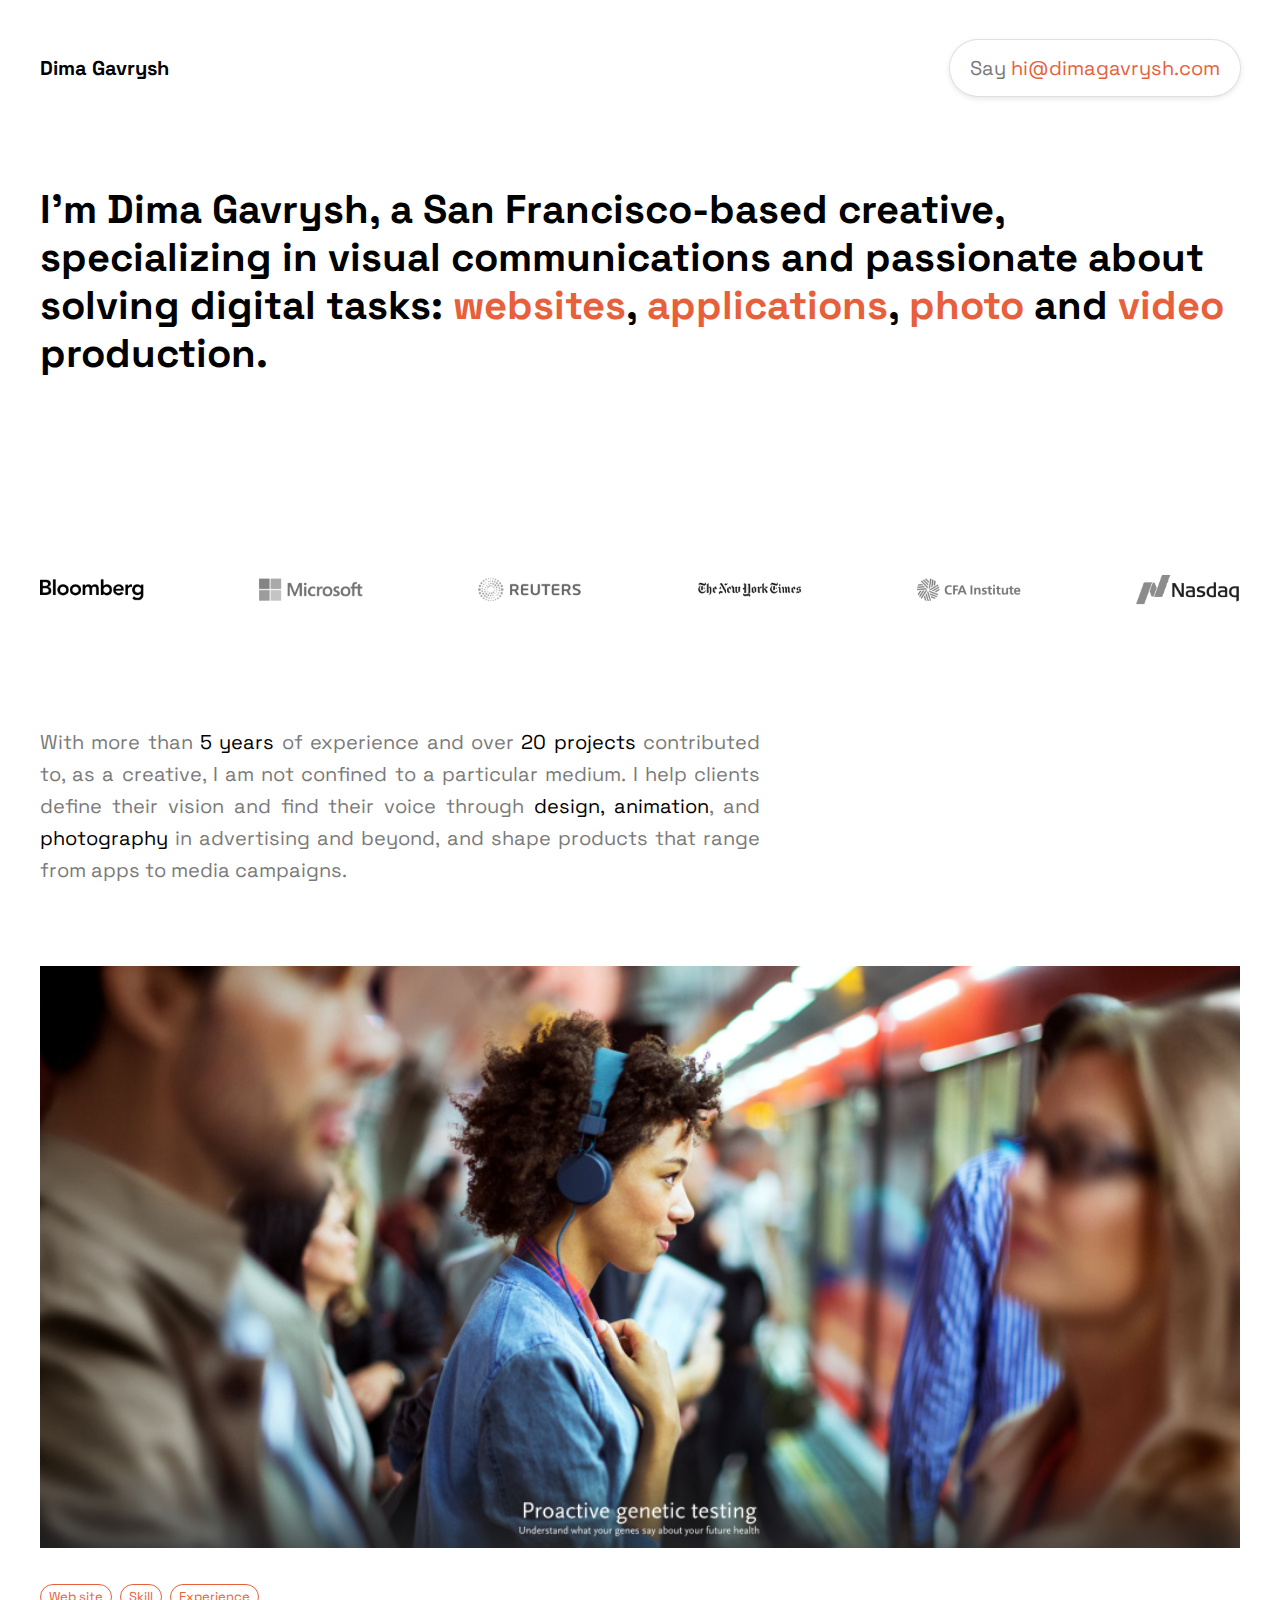
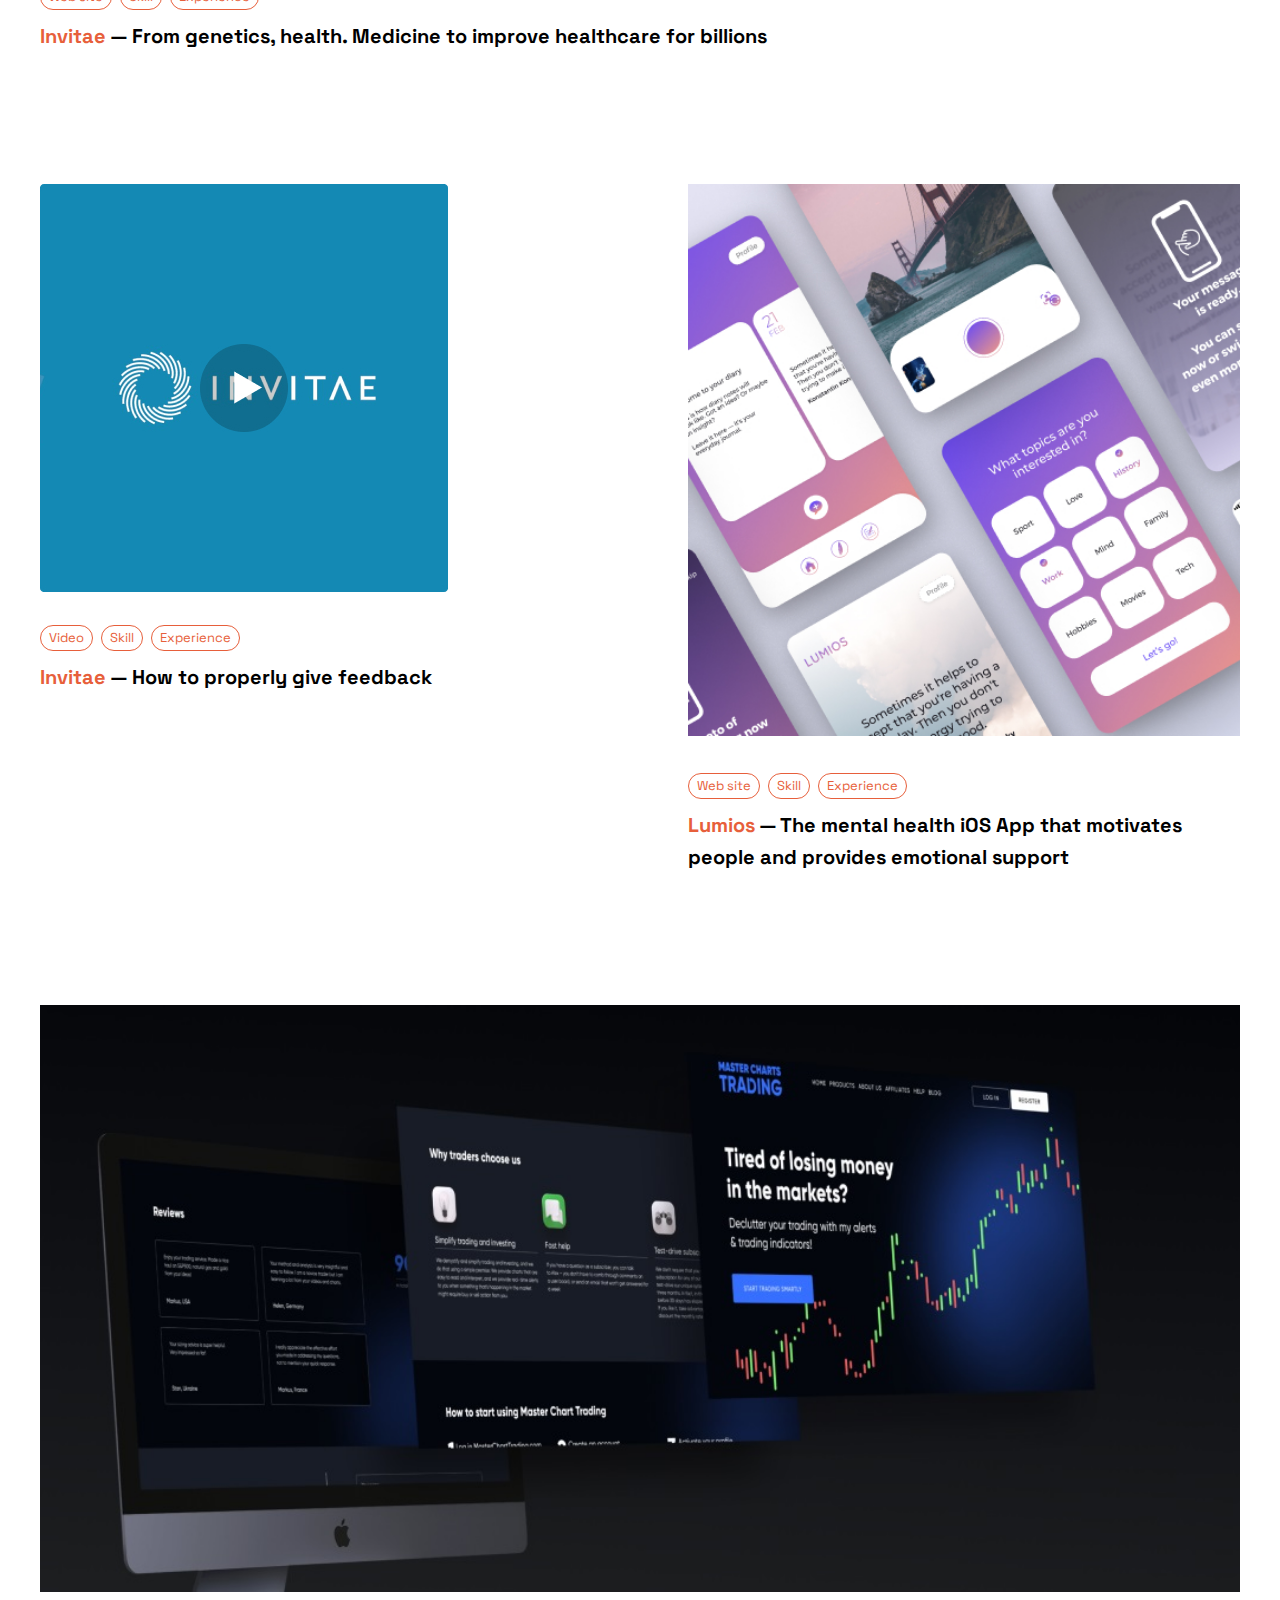
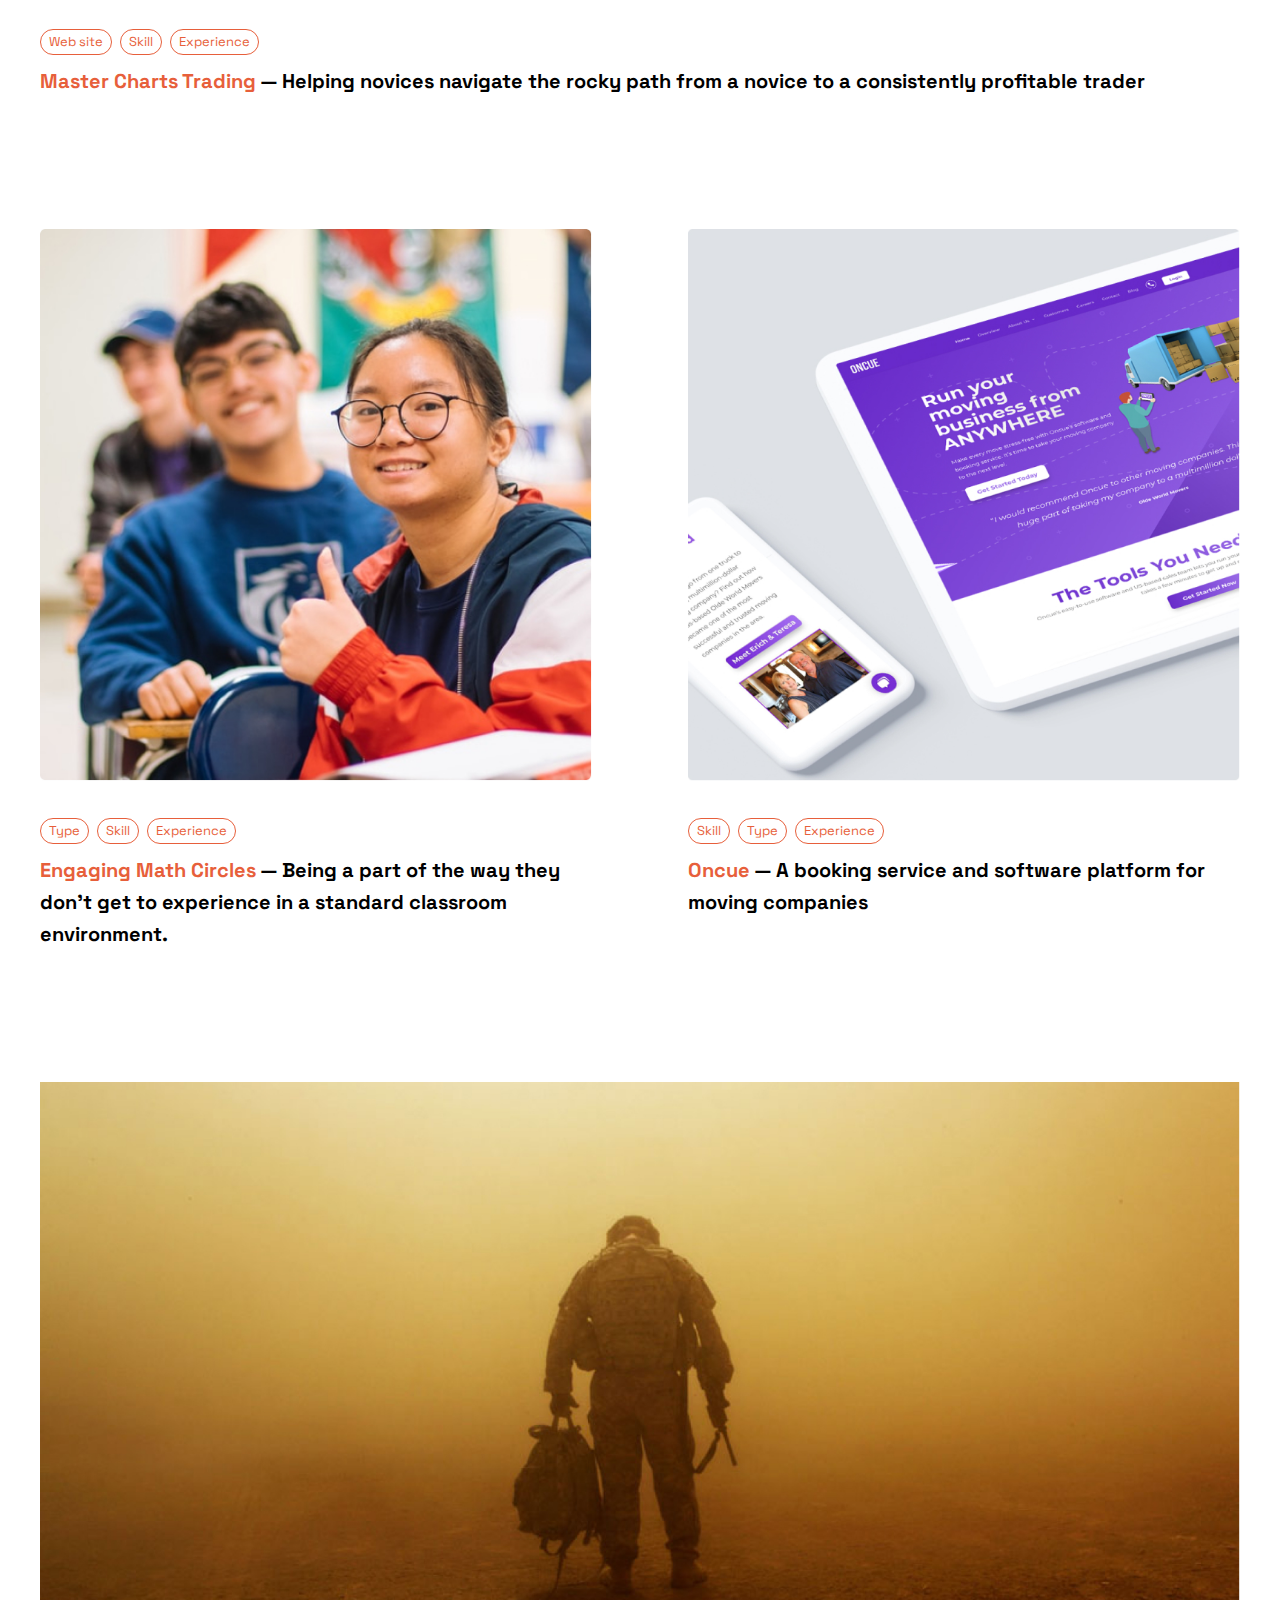
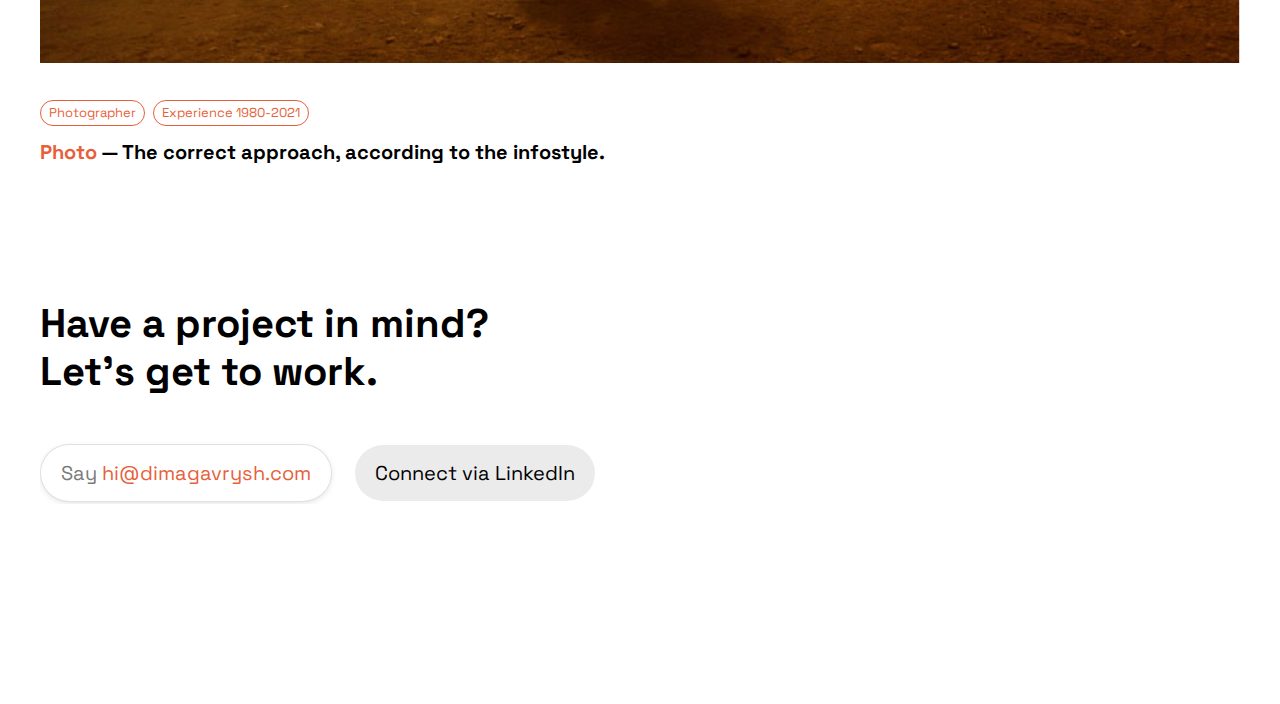
<file: index.html>
<!DOCTYPE html>
<html lang="en">
  <head>
    <meta charset="UTF-8" />
    <meta name="viewport" content="width=device-width, initial-scale=1.0" />
    <title>Dmitriy Gavrish</title>
    <link rel="shortcut icon" href="./images/32х32.png" type="image/png" />
    <link
      rel="stylesheet"
      href="https://cdnjs.cloudflare.com/ajax/libs/modern-normalize/1.0.0/modern-normalize.min.css"
      integrity="sha512-ISS7cAi1PEhQ8jnbJpJZMd29NlhNj4AWYyLOSp2CE/CsHxTCu+r+t0D2yoJudVrd0/8fTVPUVDzY5Tvli75u/g=="
      crossorigin="anonymous"
    />
    <link rel="preconnect" href="https://fonts.gstatic.com" crossorigin />
    <link
      href="https://fonts.googleapis.com/css2?family=Space+Grotesk&display=swap"
      rel="stylesheet"
    />
    <link rel="stylesheet" href="./sass/main.css" />
  </head>

  <body class="page">
    <header class="header">
      <a href="./gavrysh.html" class="header-name">Dima Gavrysh</a>
      <button class="button-sayhi header-button">
        <a href="mailto:dima@dimagavrysh.com"
          >Say
          <span class="orange">hi@dimagavrysh.com</span>
        </a>
      </button>
    </header>

    <section class="about">
      <div class="container">
        <h1 class="introduction title">
          I’m Dima Gavrysh, a San Francisco-based creative, specializing in
          visual communications and passionate about solving digital tasks:
          <span class="orange">websites</span>,
          <span class="orange">applications</span>,
          <span class="orange">photo</span> and
          <span class="orange">video</span> production.
        </h1>
      </div>
    </section>

    <section class="companies">
      <div class="container">
        <ul class="company-list">
          <li>
            <img src="./images/bloomberg.jpg" alt="Bloomberg" width="104" />
          </li>
          <li>
            <img src="./images/microsoft.jpg" alt="Microsoft" width="104" />
          </li>
          <li>
            <img src="./images/reuters.jpg" alt="Reuters" width="104" />
          </li>
          <li>
            <img
              src="./images/newyourktimes.jpg"
              alt="The New Your Times"
              width="104"
            />
          </li>
          <li>
            <img src="./images/CFA.jpg" alt="CFA Insitute" width="104" />
          </li>
          <li>
            <img src="./images/nasdaq.jpg" alt="Nasdaq" width="104" />
          </li>
        </ul>
      </div>
    </section>

    <section class="experience">
      <div class="container">
        <p>
          With more than <span class="title">5 years</span> of experience and
          over <span class="title">20 projects</span> contributed to, as a
          creative, I am not confined to a particular medium. I help clients
          define their vision and find their voice through
          <span class="title">design, animation</span>, and
          <span class="title">photography</span> in advertising and beyond, and
          shape products that range from apps to media campaigns.
        </p>
      </div>
    </section>

    <section class="invitae-section">
      <div class="container">
        <a href="./invitae.html" class="max-width">
          <div class="zoom">
            <picture class="responsive max-width">
              <source
                media="(max-width:320px)"
                srcset="
                  ./images/home/train-mobile-1x.jpg 1x,
                  ./images/home/train-mobile-2x.jpg 2x
                "
                type="image/jpg"
              />
              <source
                srcset="
                  ./images/home/train-1x.jpg 1x,
                  ./images/home/train-2x.jpg 2x
                "
                type="image/jpg"
              />
              <img
                src="./images/home/train-2x.jpg"
                alt="Soldier"
                width="100%"
              />
            </picture>
          </div>
        </a>
        <a href="./invitae.html">
          <div class="description">
            <ul class="tags">
              <li class="tag">Web site</li>
              <li class="tag">Skill</li>
              <li class="tag">Experience</li>
            </ul>
            <h2 class="orange">
              Invitae
              <span class="title"
                >— From genetics, health. Medicine to improve healthcare for
                billions</span
              >
            </h2>
          </div>
        </a>
      </div>
    </section>

    <div class="container">
      <ul class="company-list">
        <li class="company-item">
          <div>
            <div class="zoom">
              <a href="./invitae-animation.html">
                <picture class="responsive">
                  <source
                    media="(max-width:320px)"
                    srcset="
                      ./images/home/invitae-mobile-1x.jpg 1x,
                      ./images/home/invitae-mobile-2x.jpg 2x
                    "
                    type="image/jpg"
                  />
                  <source
                    srcset="
                      ./images/home/invitae-1x.jpg 1x,
                      ./images/home/invitae-2x.jpg 2x
                    "
                    type="image/jpg"
                  />
                  <img
                    src="./images/home/invitae-2x.jpg"
                    alt="Invitae-video"
                    width="100%"
                  />
                </picture>
              </a>
            </div>
            <div class="description">
              <ul class="tags">
                <li class="tag">Video</li>
                <li class="tag">Skill</li>
                <li class="tag">Experience</li>
              </ul>
              <a href="./invitae-animation.html">
                <h2 class="orange">
                  Invitae
                  <span class="title"> — How to properly give feedback</span>
                </h2>
              </a>
            </div>
          </div>
        </li>
        <li class="company-item">
          <div>
            <a href="./lumios.html" class="max-width">
              <div class="zoom">
                <picture class="responsive">
                  <source
                    media="(max-width:320px)"
                    srcset="
                      ./images/home/lumlos-mobile-1x.jpg 1x,
                      ./images/home/lumlos-mobile-2x.jpg 2x
                    "
                    type="image/jpg"
                  />
                  <source
                    srcset="
                      ./images/home/lumlos-1x.jpg 1x,
                      ./images/home/lumlos-2x.jpg 2x
                    "
                    type="image/jpg"
                  />
                  <img
                    src="./images/home/lumlos-2x.jpg"
                    alt="Lumios"
                    width="100%"
                  />
                </picture>
              </div>
            </a>
            <div class="description">
              <ul class="tags">
                <li class="tag">Web site</li>
                <li class="tag">Skill</li>
                <li class="tag">Experience</li>
              </ul>
              <a href="./lumios.html">
                <h2 class="orange">
                  Lumios<span class="title">
                    — The mental health iOS App that motivates people and
                    provides emotional support</span
                  >
                </h2>
              </a>
            </div>
          </div>
        </li>
      </ul>
    </div>

    <section class="master-section">
      <div class="container">
        <a href="./master-charts-trading.html" class="max-width">
          <div class="zoom">
            <picture class="responsive">
              <source
                media="(max-width:320px)"
                srcset="
                  ./images/home/master-mobile-1x.jpg 1x,
                  ./images/home/master-mobile-2x.jpg 2x
                "
                type="image/jpg"
              />
              <source
                srcset="
                  ./images/home/master-1x.jpg 1x,
                  ./images/home/master-2x.jpg 2x
                "
                type="image/jpg"
              />
              <img
                src="./images/home/master-2x.jpg"
                alt="Master charts trading"
                width="100%"
              />
            </picture>
          </div>
        </a>
        <div class="description">
          <ul class="tags">
            <li class="tag">Web site</li>
            <li class="tag">Skill</li>
            <li class="tag">Experience</li>
          </ul>
          <a href="./master-charts-trading.html">
            <h2 class="orange">
              Master Charts Trading<span class="title">
                — Helping novices navigate the rocky path from a novice to a
                consistently profitable trader</span
              >
            </h2>
          </a>
        </div>
      </div>
    </section>

    <div class="container">
      <ul class="company-list">
        <li class="company-item">
          <div>
            <a href="./engaging-math-circles.html">
              <div class="zoom">
                <picture class="responsive">
                  <source
                    media="(max-width:320px)"
                    srcset="
                      ./images/home/math-mobile-1x.jpg 1x,
                      ./images/home/math-mobile-2x.jpg 2x
                    "
                    type="image/jpg"
                  />
                  <source
                    srcset="
                      ./images/home/math-1x.jpg 1x,
                      ./images/home/math-2x.jpg 2x
                    "
                    type="image/jpg"
                  />
                  <img
                    src="./images/home/math-2x.jpg"
                    alt="Math classes"
                    width="100%"
                  />
                </picture>
              </div>
            </a>
            <div class="description">
              <ul class="tags">
                <li class="tag">Type</li>
                <li class="tag">Skill</li>
                <li class="tag">Experience</li>
              </ul>
              <a href="./engaging-math-circles.html">
                <h2 class="orange">
                  Engaging Math Circles<span class="title">
                    — Being a part of the way they don't get to experience in a
                    standard classroom environment.</span
                  >
                </h2>
              </a>
            </div>
          </div>
        </li>
        <li class="company-item">
          <div>
            <a href="./oncue.html">
              <div class="zoom">
                <picture class="responsive">
                  <source
                    media="(max-width:320px)"
                    srcset="
                      ./images/home/oncue-1x.jpg 1x,
                      ./images/home/oncue-2x.jpg 2x
                    "
                    type="image/jpg"
                  />
                  <source
                    srcset="
                      ./images/home/oncue-1x.jpg 1x,
                      ./images/home/oncue-2x.jpg 2x
                    "
                    type="image/jpg"
                  />
                  <img
                    src="./images/home/oncue-2x.jpg"
                    alt="Oncue"
                    width="100%"
                  />
                </picture>
              </div>
            </a>
            <div class="description">
              <ul class="tags">
                <li class="tag">Skill</li>
                <li class="tag">Type</li>
                <li class="tag">Experience</li>
              </ul>
              <a href="./oncue.html">
                <h2 class="orange">
                  Oncue<span class="title">
                    — A booking service and software platform for moving
                    companies</span
                  >
                </h2>
              </a>
            </div>
          </div>
        </li>
      </ul>
    </div>

    <section class="photo-section">
      <div class="container">
        <a href="./photo.html">
          <div class="zoom">
            <picture class="responsive">
              <source
                media="(max-width:320px)"
                srcset="
                  ./images/home/photo-mobile-1x.jpg 1x,
                  ./images/home/photo-mobile-2x.jpg 2x
                "
                type="image/jpg"
              />
              <source
                srcset="
                  ./images/home/photo-1x.jpg 1x,
                  ./images/home/photo-2x.jpg 2x
                "
                type="image/jpg"
              />
              <img
                src="./images/home/photo-2x.jpg"
                alt="Soldier"
                width="100%"
              />
            </picture>
          </div>
        </a>
        <div class="description">
          <ul class="tags">
            <li class="tag">Photographer</li>
            <li class="tag">Experience 1980-2021</li>
          </ul>
          <a href="./photo.html">
            <h2 class="orange">
              Photo<span class="title">
                — The correct approach, according to the infostyle.</span
              >
            </h2>
          </a>
        </div>
      </div>
    </section>

    <footer class="footer">
      <div class="container">
        <h2 class="footer-title">Have a project in mind? Let’s get to work.</h2>

        <ul class="footer-list">
          <li class="footer-item">
            <button class="button-sayhi">
              <a href="mailto:dima@dimagavrysh.com"
                >Say <span class="orange">hi@dimagavrysh.com</span></a
              >
            </button>
          </li>
          <li class="footer-item">
            <button class="button-linkedin">
              <a
                target="_blank"
                rel="noopener noreferrer"
                href="https://www.linkedin.com/in/dima-gavrysh-34449b3/"
                >Connect via LinkedIn</a
              >
            </button>
          </li>
        </ul>
      </div>
    </footer>
    <!-- Скрипт идёт последним в разметке. В нём уже подключен главный SASS-файл. -->
    <!-- <script src="./index.js"></script> -->
  </body>
</html>
</file>
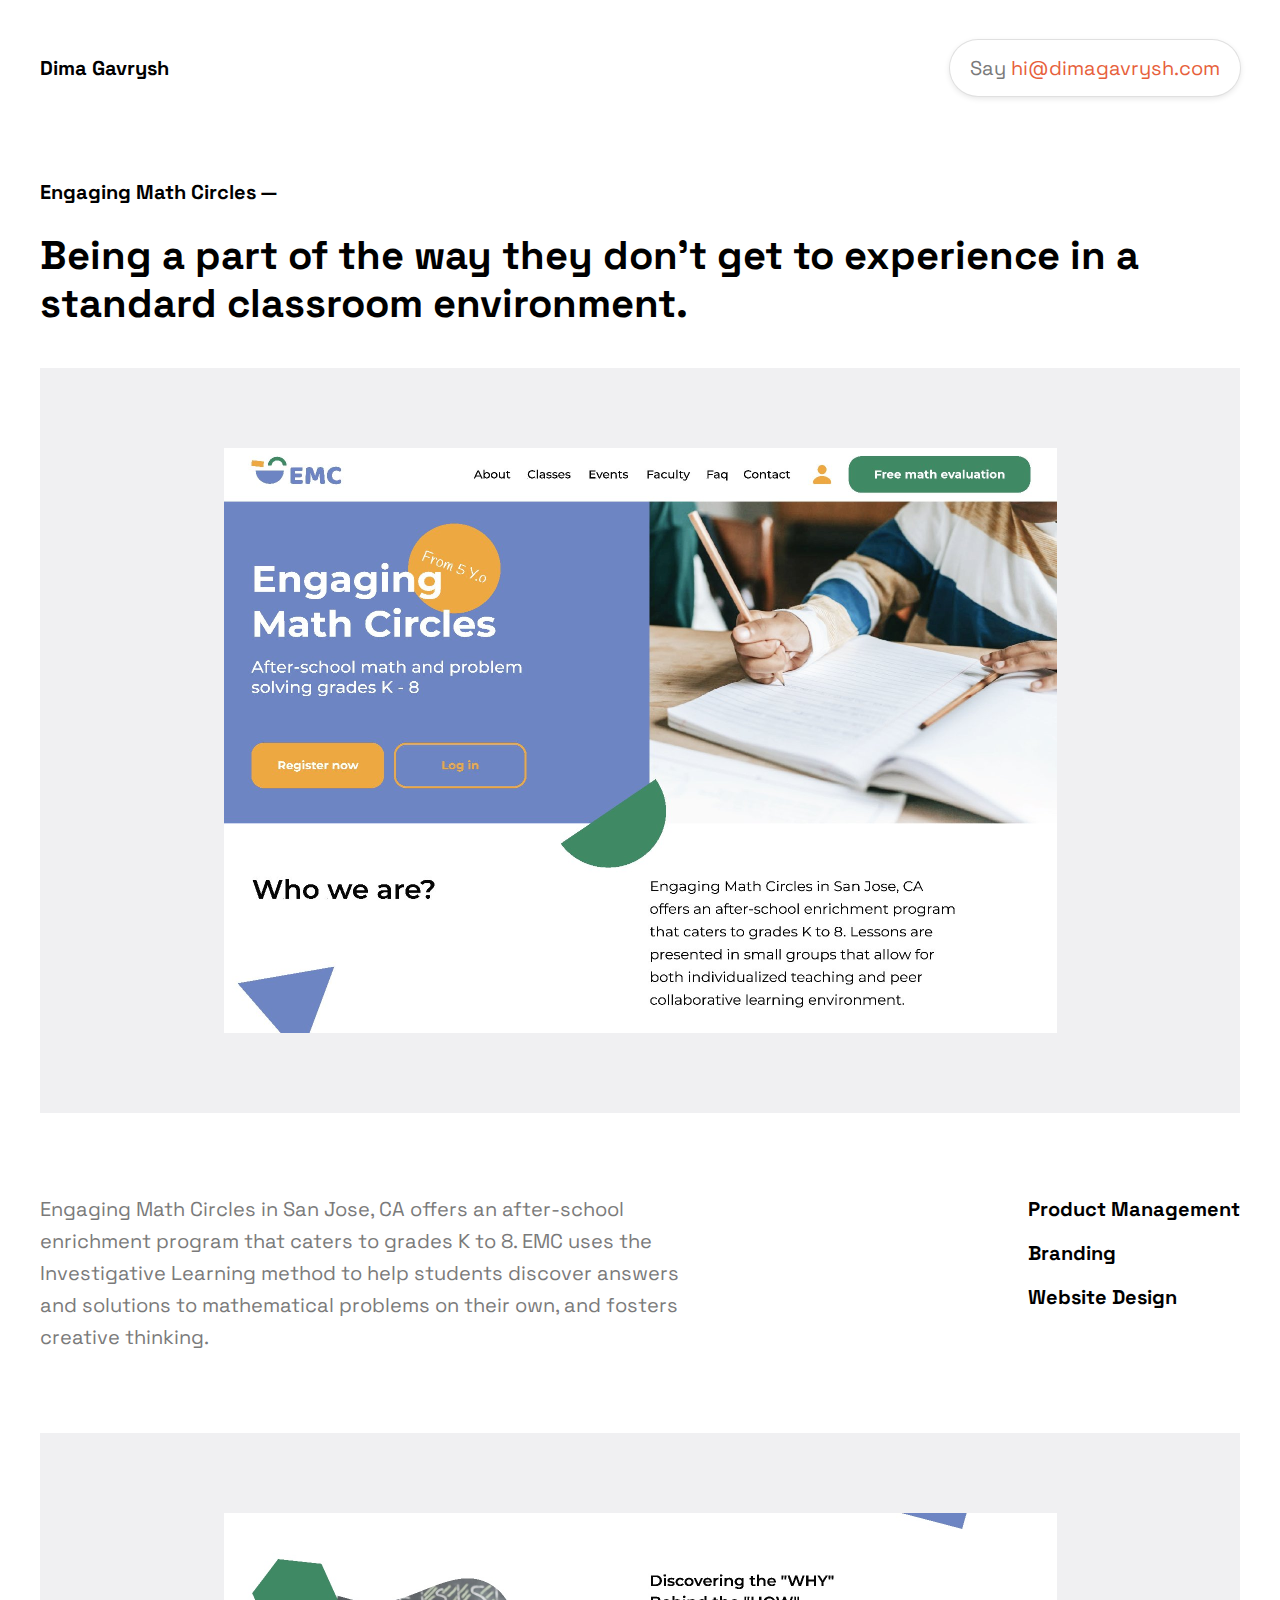
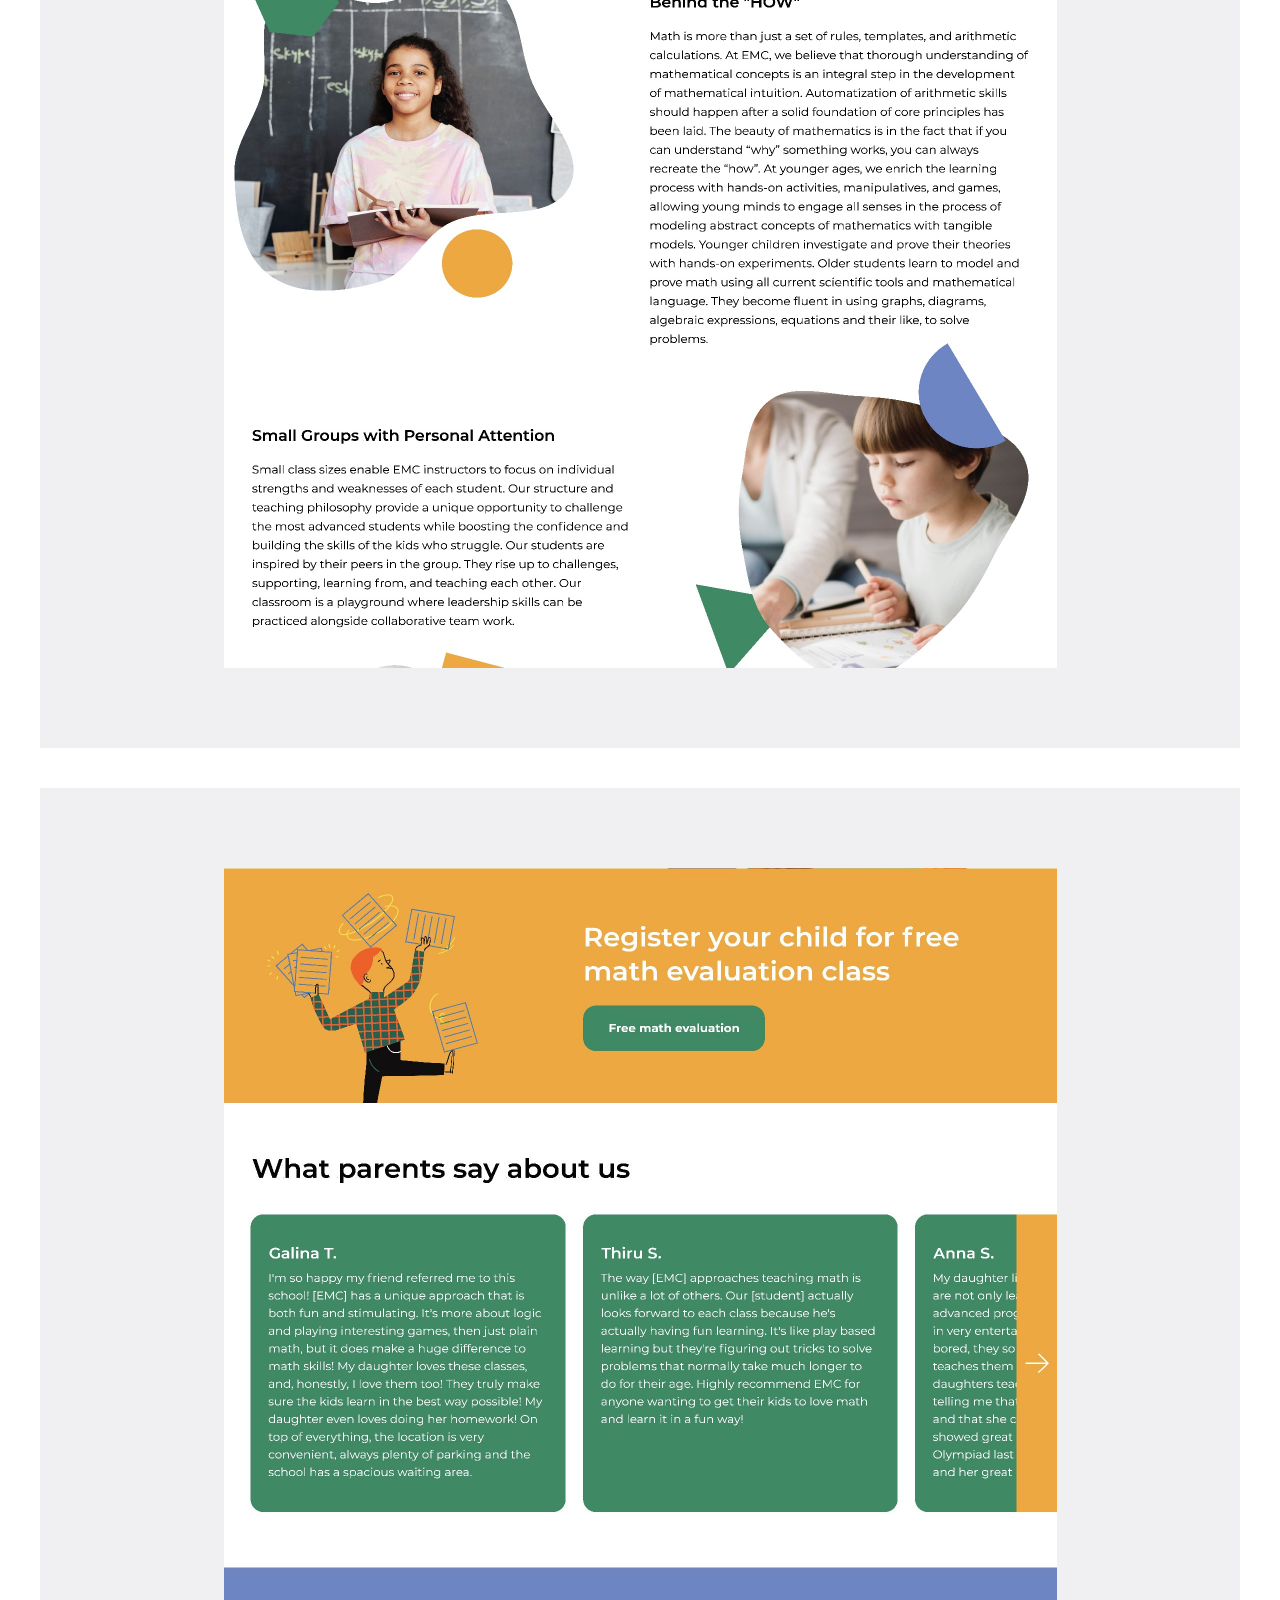
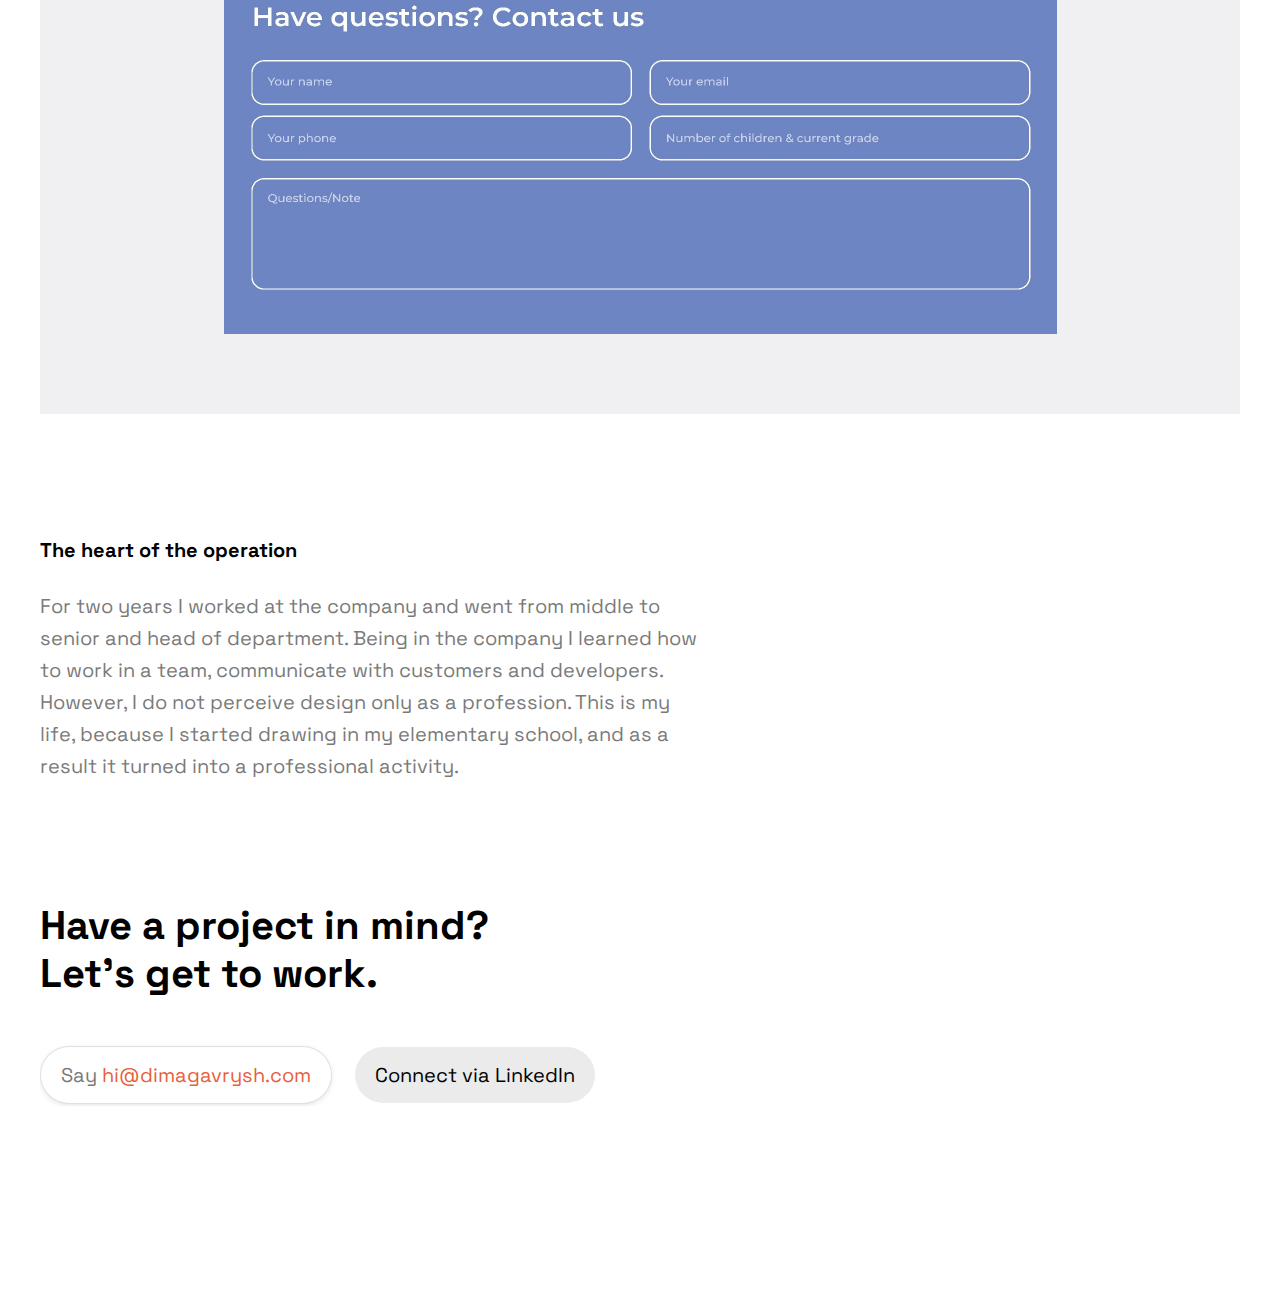
<file: engaging-math-circles.html>
<!DOCTYPE html>
<html lang="en">
  <head>
    <meta charset="UTF-8" />
    <meta name="viewport" content="width=device-width, initial-scale=1.0" />
    <title>Engaging Math Circles</title>
    <link rel="shortcut icon" href="../images/32х32.png" type="image/png" />
    <link
      rel="stylesheet"
      href="https://cdnjs.cloudflare.com/ajax/libs/modern-normalize/1.0.0/modern-normalize.min.css"
      integrity="sha512-ISS7cAi1PEhQ8jnbJpJZMd29NlhNj4AWYyLOSp2CE/CsHxTCu+r+t0D2yoJudVrd0/8fTVPUVDzY5Tvli75u/g=="
      crossorigin="anonymous"
    />
    <link rel="preconnect" href="https://fonts.gstatic.com" crossorigin />
    <link
      href="https://fonts.googleapis.com/css2?family=Space+Grotesk&display=swap"
      rel="stylesheet"
    />
    <link rel="stylesheet" href="./sass/main.css" />
  </head>

  <body class="page">
    <header class="header">
      <a href="./gavrysh.html" class="header-name hidden-mobile"
        >Dima Gavrysh</a
      >
      <button class="button-sayhi header-button hidden-mobile">
        <a href="mailto:dima@dimagavrysh.com"
          >Say
          <span class="orange">hi@dimagavrysh.com</span>
        </a>
      </button>

      <a href="mailto:dima@dimagavrysh.com" class="contact-me show-mobile"
        >Contact me</a
      >
      <a href="./gavrysh.html" class="show-mobile">
        <img
          src="../images/btn-close.svg"
          alt="return to main"
          class="show-mobile btn-cross"
          width="32"
          height="32"
        />
      </a>
    </header>

    <section class="heading">
      <div class="container">
        <h2 class="title margin24">Engaging Math Circles —</h2>
        <h1 class="title margin40">
          Being a part of the way they don't get to experience in a standard
          classroom environment.
        </h1>
      </div>
    </section>

    <div class="container">
      <section class="section-grey-picture">
        <picture class="image">
          <source
            media="(max-width:420px)"
            srcset="../images/math/math-main-mobile.jpg"
            type="image/jpg"
          />
          <source srcset="../images/math/math-main.jpg 2x" type="image/jpg" />
          <img
            class="image"
            src="../images/math/math-main.jpg"
            alt="Engaging Math Circles"
          />
        </picture>
      </section>
    </div>

    <section class="section-text">
      <div class="container">
        <div class="div-description">
          <div class="text-60">
            <p class="text">
              Engaging Math Circles in San Jose, CA offers an after-school
              enrichment program that caters to grades K to 8. EMC uses the
              Investigative Learning method to help students discover answers
              and solutions to mathematical problems on their own, and fosters
              creative thinking.
            </p>
          </div>
          <ul class="description-list">
            <li class="description-item">Product Management</li>
            <li class="description-item">Branding</li>
            <li class="description-item">Website Design</li>
          </ul>
        </div>
      </div>
    </section>

    <div class="container">
      <section class="section-grey-picture">
        <picture class="image">
          <source
            media="(max-width:420px)"
            srcset="../images/math/math-small-group-mobile.jpg"
            type="image/jpg"
          />
          <source
            srcset="../images/math/math-small-group.jpg 2x"
            type="image/jpg"
          />
          <img
            class="image"
            src="../images/math/math-small-group.jpg"
            alt="Small Groups with Personal Attention"
          />
        </picture>
      </section>
    </div>

    <section class="margin"></section>

    <div class="container">
      <section class="section-grey-picture margin">
        <picture class="image">
          <source
            media="(max-width:420px)"
            srcset="../images/math/math-register-mobile.jpg"
            type="image/jpg"
          />
          <source
            srcset="../images/math/math-register.jpg 2x"
            type="image/jpg"
          />
          <img
            class="image"
            src="../images/math/math-register.jpg"
            alt="Register your child for free math evaluation class!"
          />
        </picture>
      </section>
    </div>

    <section class="section-text">
      <div class="container">
        <div class="text-60">
          <h2 class="title margin24">The heart of the operation</h2>
          <p class="text">
            For two years I worked at the company and went from middle to senior
            and head of department. Being in the company I learned how to work
            in a team, communicate with customers and developers. However, I do
            not perceive design only as a profession. This is my life, because I
            started drawing in my elementary school, and as a result it turned
            into a professional activity.
          </p>
        </div>
      </div>
    </section>

    <footer class="footer">
      <div class="container">
        <h2 class="footer-title">Have a project in mind? Let’s get to work.</h2>

        <ul class="footer-list">
          <li class="footer-item">
            <button class="button-sayhi">
              <a href="mailto:dima@dimagavrysh.com"
                >Say <span class="orange">hi@dimagavrysh.com</span></a
              >
            </button>
          </li>
          <li class="footer-item">
            <button class="button-linkedin">
              <a
                target="_blank"
                rel="noopener noreferrer"
                href="https://www.linkedin.com/in/dima-gavrysh-34449b3/"
                >Connect via LinkedIn</a
              >
            </button>
          </li>
        </ul>
      </div>
    </footer>
    <!-- Скрипт идёт последним в разметке. В нём уже подключен главный SASS-файл. -->
    <script src="../index.js"></script>
  </body>
</html>
</file>
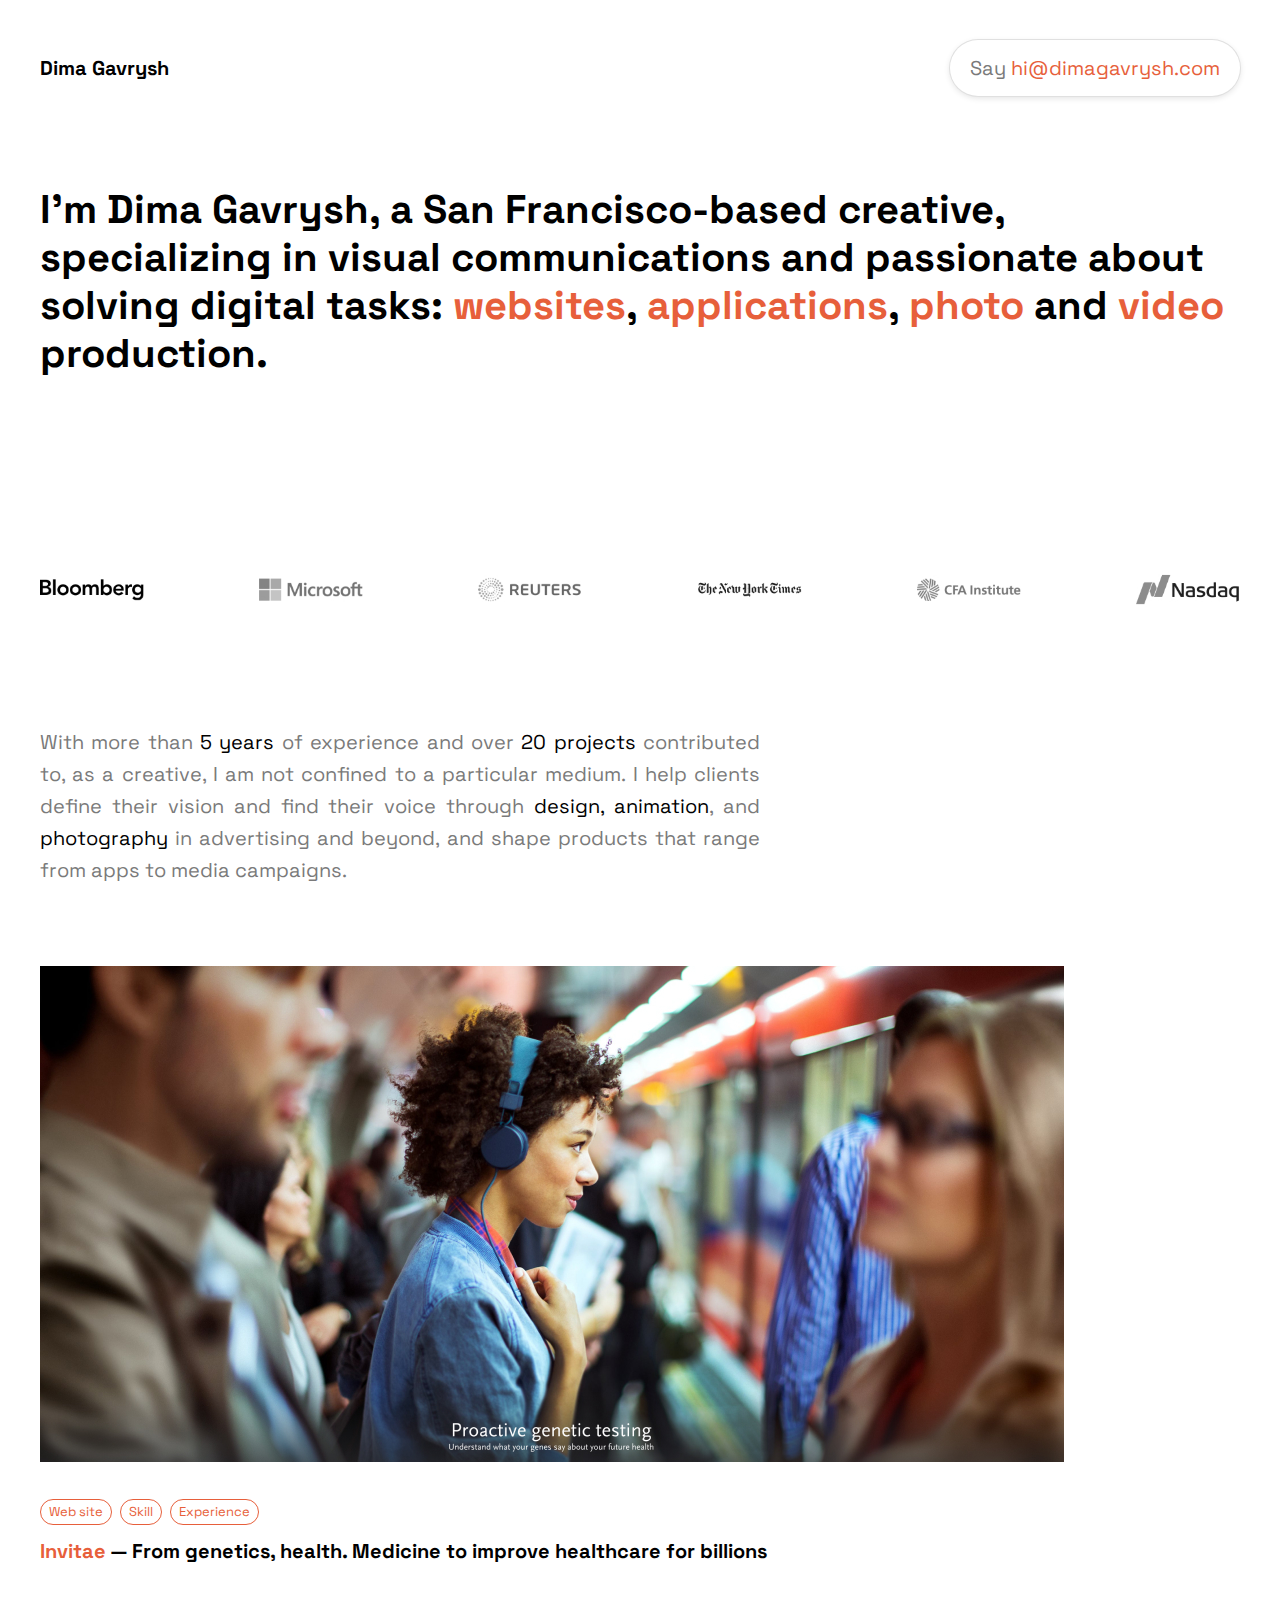
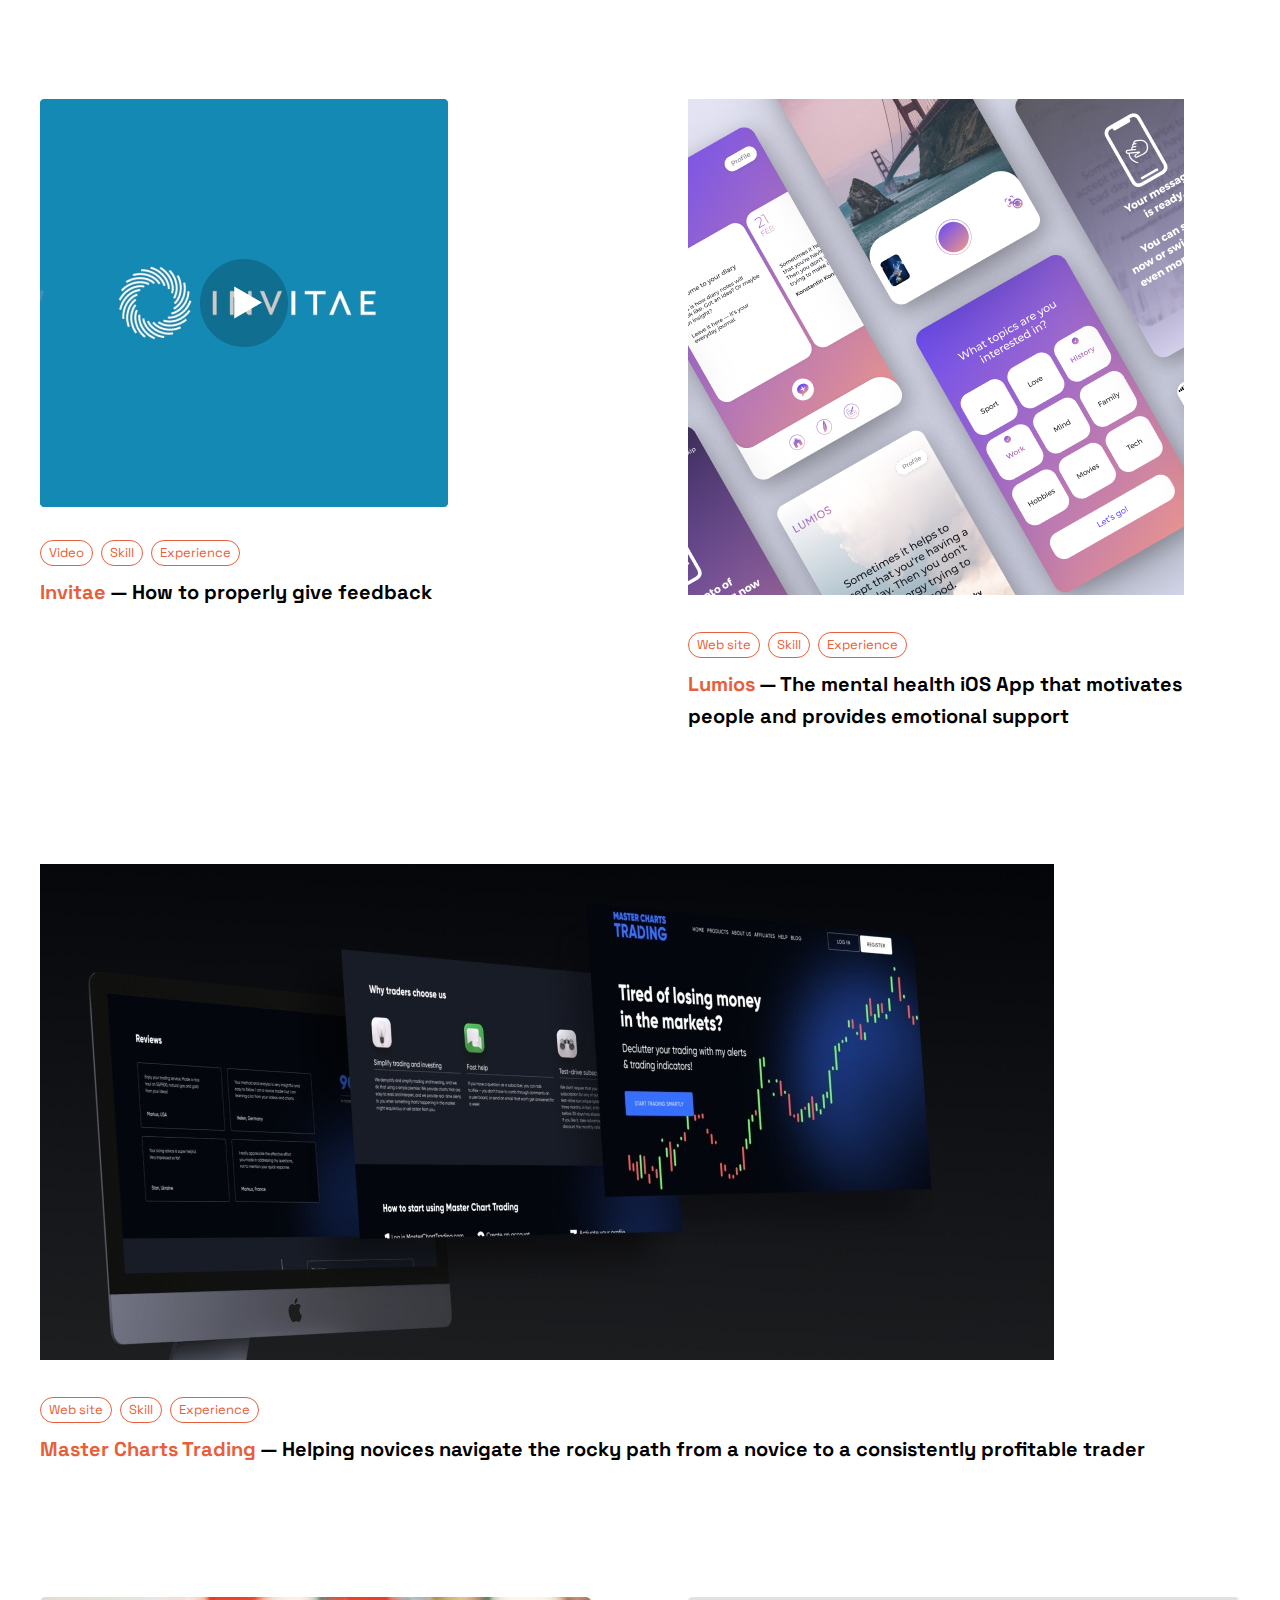
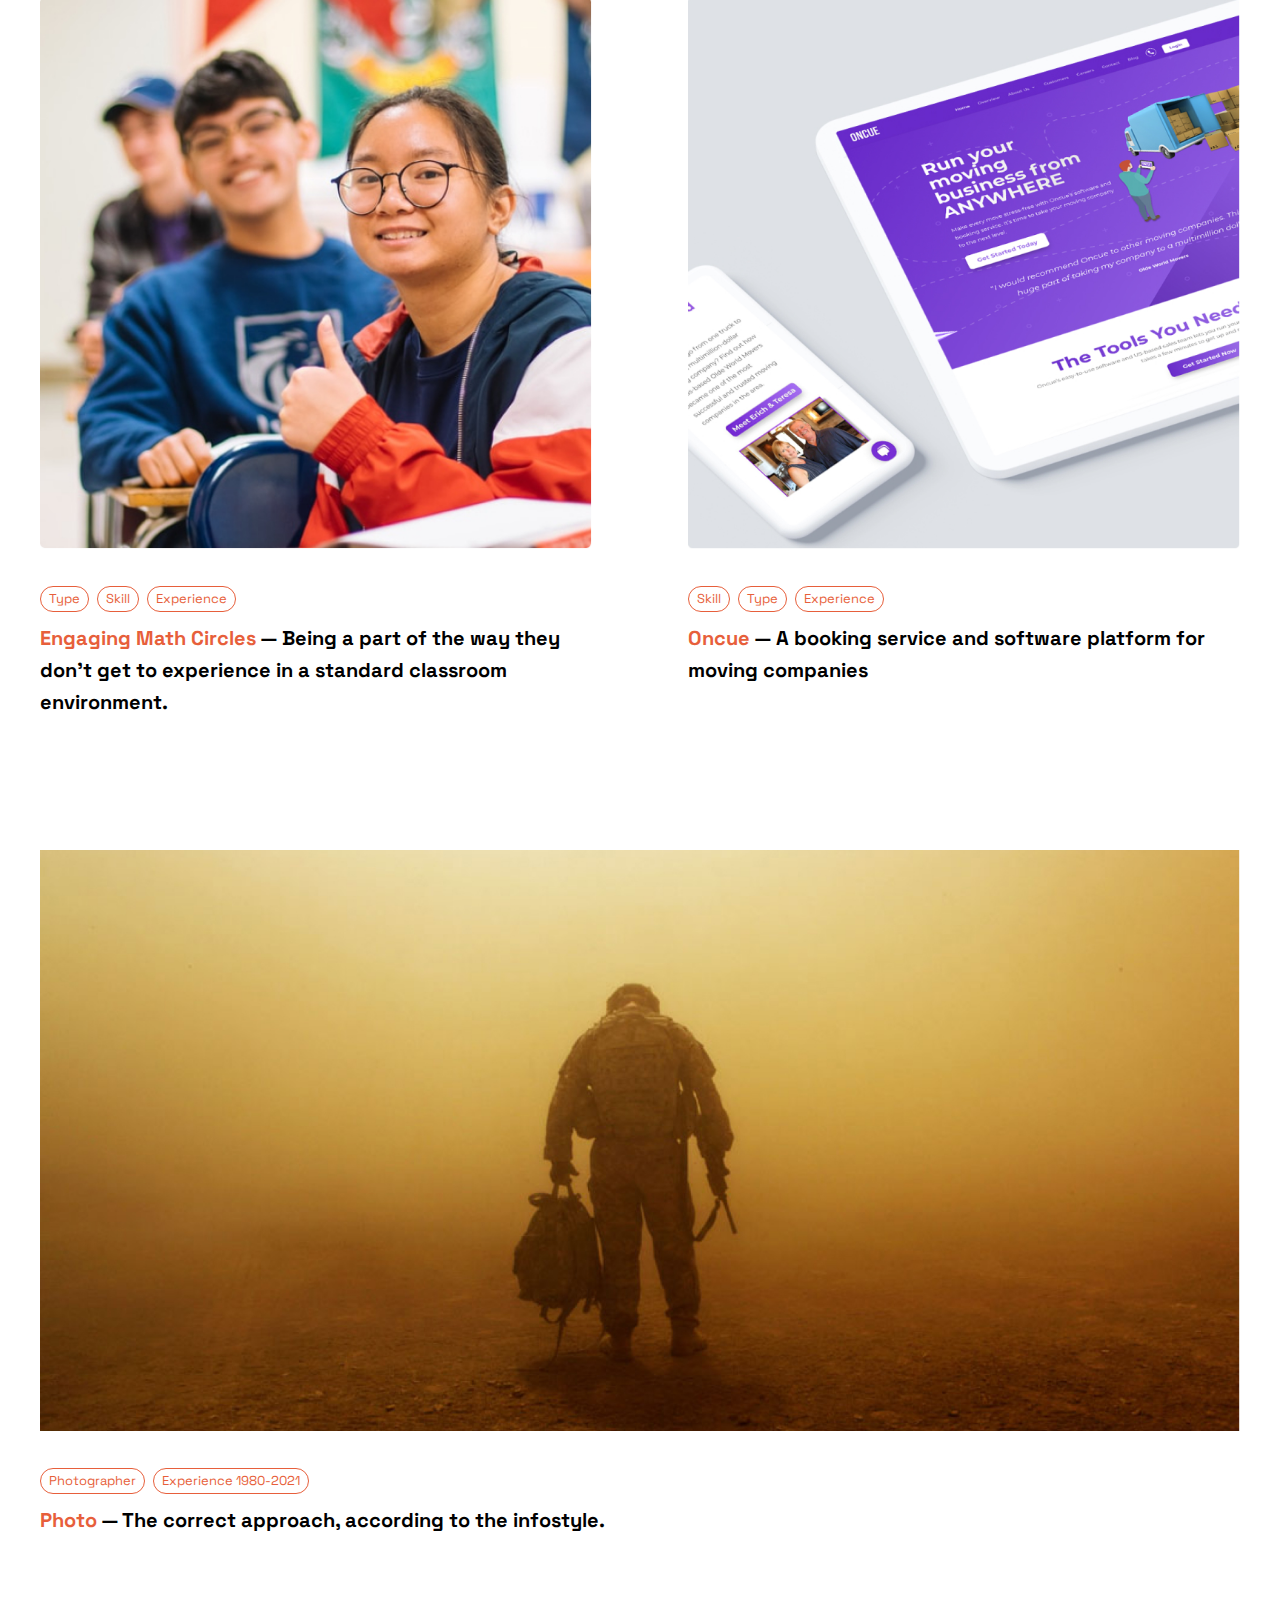
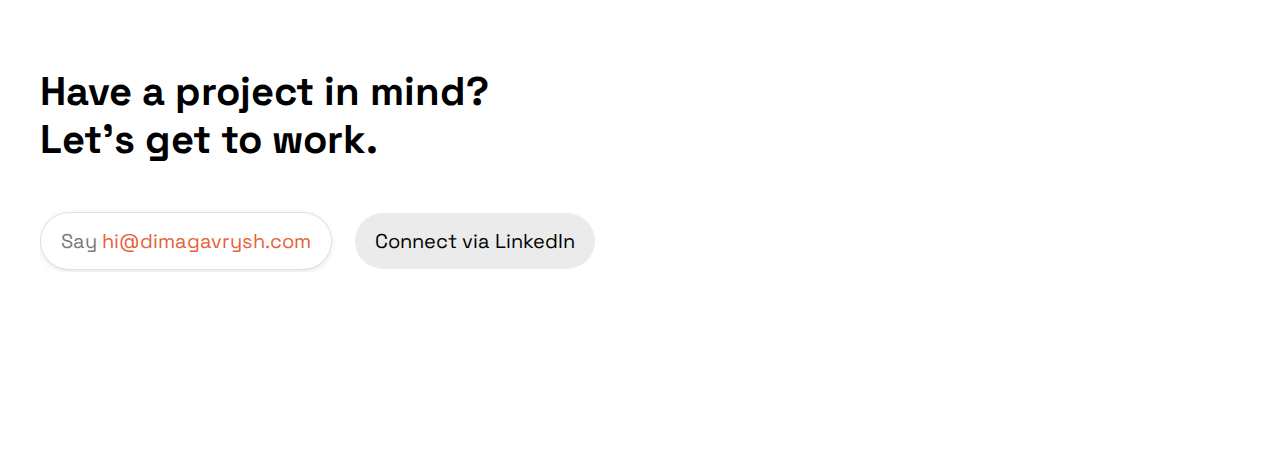
<file: gavrysh.html>
<!DOCTYPE html>
<html lang="en">
  <head>
    <meta charset="UTF-8" />
    <meta name="viewport" content="width=device-width, initial-scale=1.0" />
    <title>Dmitriy Gavrish</title>
    <link rel="shortcut icon" href="./images/32х32.png" type="image/png" />
    <link
      rel="stylesheet"
      href="https://cdnjs.cloudflare.com/ajax/libs/modern-normalize/1.0.0/modern-normalize.min.css"
      integrity="sha512-ISS7cAi1PEhQ8jnbJpJZMd29NlhNj4AWYyLOSp2CE/CsHxTCu+r+t0D2yoJudVrd0/8fTVPUVDzY5Tvli75u/g=="
      crossorigin="anonymous"
    />
    <link rel="preconnect" href="https://fonts.gstatic.com" crossorigin />
    <link
      href="https://fonts.googleapis.com/css2?family=Space+Grotesk&display=swap"
      rel="stylesheet"
    />
    <link rel="stylesheet" href="./sass/main.css" />
  </head>

  <body class="page">
    <header class="header">
      <a href="./gavrysh.html" class="header-name">Dima Gavrysh</a>
      <button class="button-sayhi header-button">
        <a href="mailto:dima@dimagavrysh.com"
          >Say
          <span class="orange">hi@dimagavrysh.com</span>
        </a>
      </button>
    </header>

    <section class="about">
      <div class="container">
        <h1 class="introduction title">
          I’m Dima Gavrysh, a San Francisco-based creative, specializing in
          visual communications and passionate about solving digital tasks:
          <span class="orange">websites</span>,
          <span class="orange">applications</span>,
          <span class="orange">photo</span> and
          <span class="orange">video</span> production.
        </h1>
      </div>
    </section>

    <section class="companies">
      <div class="container">
        <ul class="company-list">
          <li>
            <img
              src="./images/bloomberg.jpg"
              alt="Bloomberg"
              width="104"
              height="104"
            />
          </li>
          <li>
            <img
              src="./images/microsoft.jpg"
              alt="Microsoft"
              width="104"
              height="104"
            />
          </li>
          <li>
            <img
              src="./images/reuters.jpg"
              alt="Reuters"
              width="104"
              height="104"
            />
          </li>
          <li>
            <img
              src="./images/newyourktimes.jpg"
              alt="The New Your Times"
              width="104"
              height="104"
            />
          </li>
          <li>
            <img
              src="./images/CFA.jpg"
              alt="CFA Insitute"
              width="104"
              height="104"
            />
          </li>
          <li>
            <img
              src="./images/nasdaq.jpg"
              alt="Nasdaq"
              width="104"
              height="104"
            />
          </li>
        </ul>
      </div>
    </section>

    <section class="experience">
      <div class="container">
        <p>
          With more than <span class="title">5 years</span> of experience and
          over <span class="title">20 projects</span> contributed to, as a
          creative, I am not confined to a particular medium. I help clients
          define their vision and find their voice through
          <span class="title">design, animation</span>, and
          <span class="title">photography</span> in advertising and beyond, and
          shape products that range from apps to media campaigns.
        </p>
      </div>
    </section>

    <section class="invitae-section">
      <div class="container">
        <a href="./invitae.html">
          <div class="zoom">
            <picture class="responsive">
              <source
                media="(max-width:320px)"
                srcset="
                  ./images/home/train-mobile-1x.jpg 1x,
                  ./images/home/train-mobile-2x.jpg 2x
                "
                type="image/jpg"
              />
              <source
                srcset="
                  ./images/home/train-1x.jpg 1x,
                  ./images/home/train-2x.jpg 2x
                "
                type="image/jpg"
              />
              <img
                src="./images/home/train-2x.jpg"
                alt="INVITAE"
                width="100%"
              />
            </picture>
          </div>
        </a>
        <a href="./invitae.html">
          <div class="description">
            <ul class="tags">
              <li class="tag">Web site</li>
              <li class="tag">Skill</li>
              <li class="tag">Experience</li>
            </ul>
            <h2 class="orange">
              Invitae
              <span class="title"
                >— From genetics, health. Medicine to improve healthcare for
                billions</span
              >
            </h2>
          </div>
        </a>
      </div>
    </section>

    <div class="container">
      <ul class="company-list">
        <li class="company-item">
          <div>
            <div class="zoom">
              <a href="./invitae-animation.html">
                <picture class="responsive">
                  <source
                    media="(max-width:320px)"
                    srcset="
                      ./images/home/invitae-mobile-1x.jpg 1x,
                      ./images/home/invitae-mobile-2x.jpg 2x
                    "
                    type="image/jpg"
                  />
                  <source
                    srcset="
                      ./images/home/invitae-1x.jpg 1x,
                      ./images/home/invitae-2x.jpg 2x
                    "
                    type="image/jpg"
                  />
                  <img
                    src="./images/home/invitae-2x.jpg"
                    alt="Invitae-video"
                    width="100%"
                  />
                </picture>
              </a>
            </div>
            <div class="description">
              <ul class="tags">
                <li class="tag">Video</li>
                <li class="tag">Skill</li>
                <li class="tag">Experience</li>
              </ul>
              <a href="./invitae-animation.html">
                <h2 class="orange">
                  Invitae
                  <span class="title"> — How to properly give feedback</span>
                </h2>
              </a>
            </div>
          </div>
        </li>
        <li class="company-item">
          <div>
            <a href="./lumios.html">
              <div class="zoom">
                <picture class="responsive">
                  <source
                    media="(max-width:320px)"
                    srcset="
                      ./images/home/lumlos-mobile-1x.jpg 1x,
                      ./images/home/lumlos-mobile-2x.jpg 2x
                    "
                    type="image/jpg"
                  />
                  <source
                    srcset="
                      ./images/home/lumlos-1x.jpg 1x,
                      ./images/home/lumlos-2x.jpg 2x
                    "
                    type="image/jpg"
                  />
                  <img
                    src="./images/home/lumlos-2x.jpg"
                    alt="Lumios"
                    width="100%"
                  />
                </picture>
              </div>
            </a>
            <div class="description">
              <ul class="tags">
                <li class="tag">Web site</li>
                <li class="tag">Skill</li>
                <li class="tag">Experience</li>
              </ul>
              <a href="./lumios.html">
                <h2 class="orange">
                  Lumios<span class="title">
                    — The mental health iOS App that motivates people and
                    provides emotional support</span
                  >
                </h2>
              </a>
            </div>
          </div>
        </li>
      </ul>
    </div>

    <section class="master-section">
      <div class="container">
        <a href="./master-charts-trading.html">
          <div class="zoom">
            <picture class="responsive">
              <source
                media="(max-width:320px)"
                srcset="
                  ./images/home/master-mobile-1x.jpg 1x,
                  ./images/home/master-mobile-2x.jpg 2x
                "
                type="image/jpg"
              />
              <source
                srcset="
                  ./images/home/master-1x.jpg 1x,
                  ./images/home/master-2x.jpg 2x
                "
                type="image/jpg"
              />
              <img
                src="./images/home/master-2x.jpg"
                alt="Master charts trading"
                width="100%"
              />
            </picture>
          </div>
        </a>
        <div class="description">
          <ul class="tags">
            <li class="tag">Web site</li>
            <li class="tag">Skill</li>
            <li class="tag">Experience</li>
          </ul>
          <a href="./master-charts-trading.html">
            <h2 class="orange">
              Master Charts Trading<span class="title">
                — Helping novices navigate the rocky path from a novice to a
                consistently profitable trader</span
              >
            </h2>
          </a>
        </div>
      </div>
    </section>

    <div class="container">
      <ul class="company-list">
        <li class="company-item">
          <div>
            <a href="./engaging-math-circles.html">
              <div class="zoom">
                <picture class="responsive">
                  <source
                    media="(max-width:320px)"
                    srcset="
                      ./images/home/math-mobile-1x.jpg 1x,
                      ./images/home/math-mobile-2x.jpg 2x
                    "
                    type="image/jpg"
                  />
                  <source
                    srcset="
                      ./images/home/math-1x.jpg 1x,
                      ./images/home/math-2x.jpg 2x
                    "
                    type="image/jpg"
                  />
                  <img
                    src="./images/home/math-2x.jpg"
                    alt="Math classes"
                    width="100%"
                  />
                </picture>
              </div>
            </a>
            <div class="description">
              <ul class="tags">
                <li class="tag">Type</li>
                <li class="tag">Skill</li>
                <li class="tag">Experience</li>
              </ul>
              <a href="./engaging-math-circles.html">
                <h2 class="orange">
                  Engaging Math Circles<span class="title">
                    — Being a part of the way they don't get to experience in a
                    standard classroom environment.</span
                  >
                </h2>
              </a>
            </div>
          </div>
        </li>
        <li class="company-item">
          <div>
            <a href="./oncue.html">
              <div class="zoom">
                <picture class="responsive">
                  <source
                    media="(max-width:320px)"
                    srcset="
                      ./images/home/oncue-1x.jpg 1x,
                      ./images/home/oncue-2x.jpg 2x
                    "
                    type="image/jpg"
                  />
                  <source
                    srcset="
                      ./images/home/oncue-1x.jpg 1x,
                      ./images/home/oncue-2x.jpg 2x
                    "
                    type="image/jpg"
                  />
                  <img
                    src="./images/home/oncue-2x.jpg"
                    alt="Oncue"
                    width="100%"
                  />
                </picture>
              </div>
            </a>
            <div class="description">
              <ul class="tags">
                <li class="tag">Skill</li>
                <li class="tag">Type</li>
                <li class="tag">Experience</li>
              </ul>
              <a href="./oncue.html">
                <h2 class="orange">
                  Oncue<span class="title">
                    — A booking service and software platform for moving
                    companies</span
                  >
                </h2>
              </a>
            </div>
          </div>
        </li>
      </ul>
    </div>

    <section class="photo-section">
      <div class="container">
        <a href="./photo.html">
          <div class="zoom">
            <picture class="responsive">
              <source
                media="(max-width:320px)"
                srcset="
                  ./images/home/photo-mobile-1x.jpg 1x,
                  ./images/home/photo-mobile-2x.jpg 2x
                "
                type="image/jpg"
              />
              <source
                srcset="
                  ./images/home/photo-1x.jpg 1x,
                  ./images/home/photo-2x.jpg 2x
                "
                type="image/jpg"
              />
              <img
                src="./images/home/photo-2x.jpg"
                alt="Soldier"
                width="100%"
              />
            </picture>
          </div>
        </a>
        <div class="description">
          <ul class="tags">
            <li class="tag">Photographer</li>
            <li class="tag">Experience 1980-2021</li>
          </ul>
          <a href="./photo.html">
            <h2 class="orange">
              Photo<span class="title">
                — The correct approach, according to the infostyle.</span
              >
            </h2>
          </a>
        </div>
      </div>
    </section>

    <footer class="footer">
      <div class="container">
        <h2 class="footer-title">Have a project in mind? Let’s get to work.</h2>

        <ul class="footer-list">
          <li class="footer-item">
            <button class="button-sayhi">
              <a href="mailto:dima@dimagavrysh.com"
                >Say <span class="orange">hi@dimagavrysh.com</span></a
              >
            </button>
          </li>
          <li class="footer-item">
            <button class="button-linkedin">
              <a
                target="_blank"
                rel="noopener noreferrer"
                href="https://www.linkedin.com/in/dima-gavrysh-34449b3/"
                >Connect via LinkedIn</a
              >
            </button>
          </li>
        </ul>
      </div>
    </footer>
    <!-- Скрипт идёт последним в разметке. В нём уже подключен главный SASS-файл. -->
    <!-- <script src="./index.js"></script> -->
  </body>
</html>
</file>
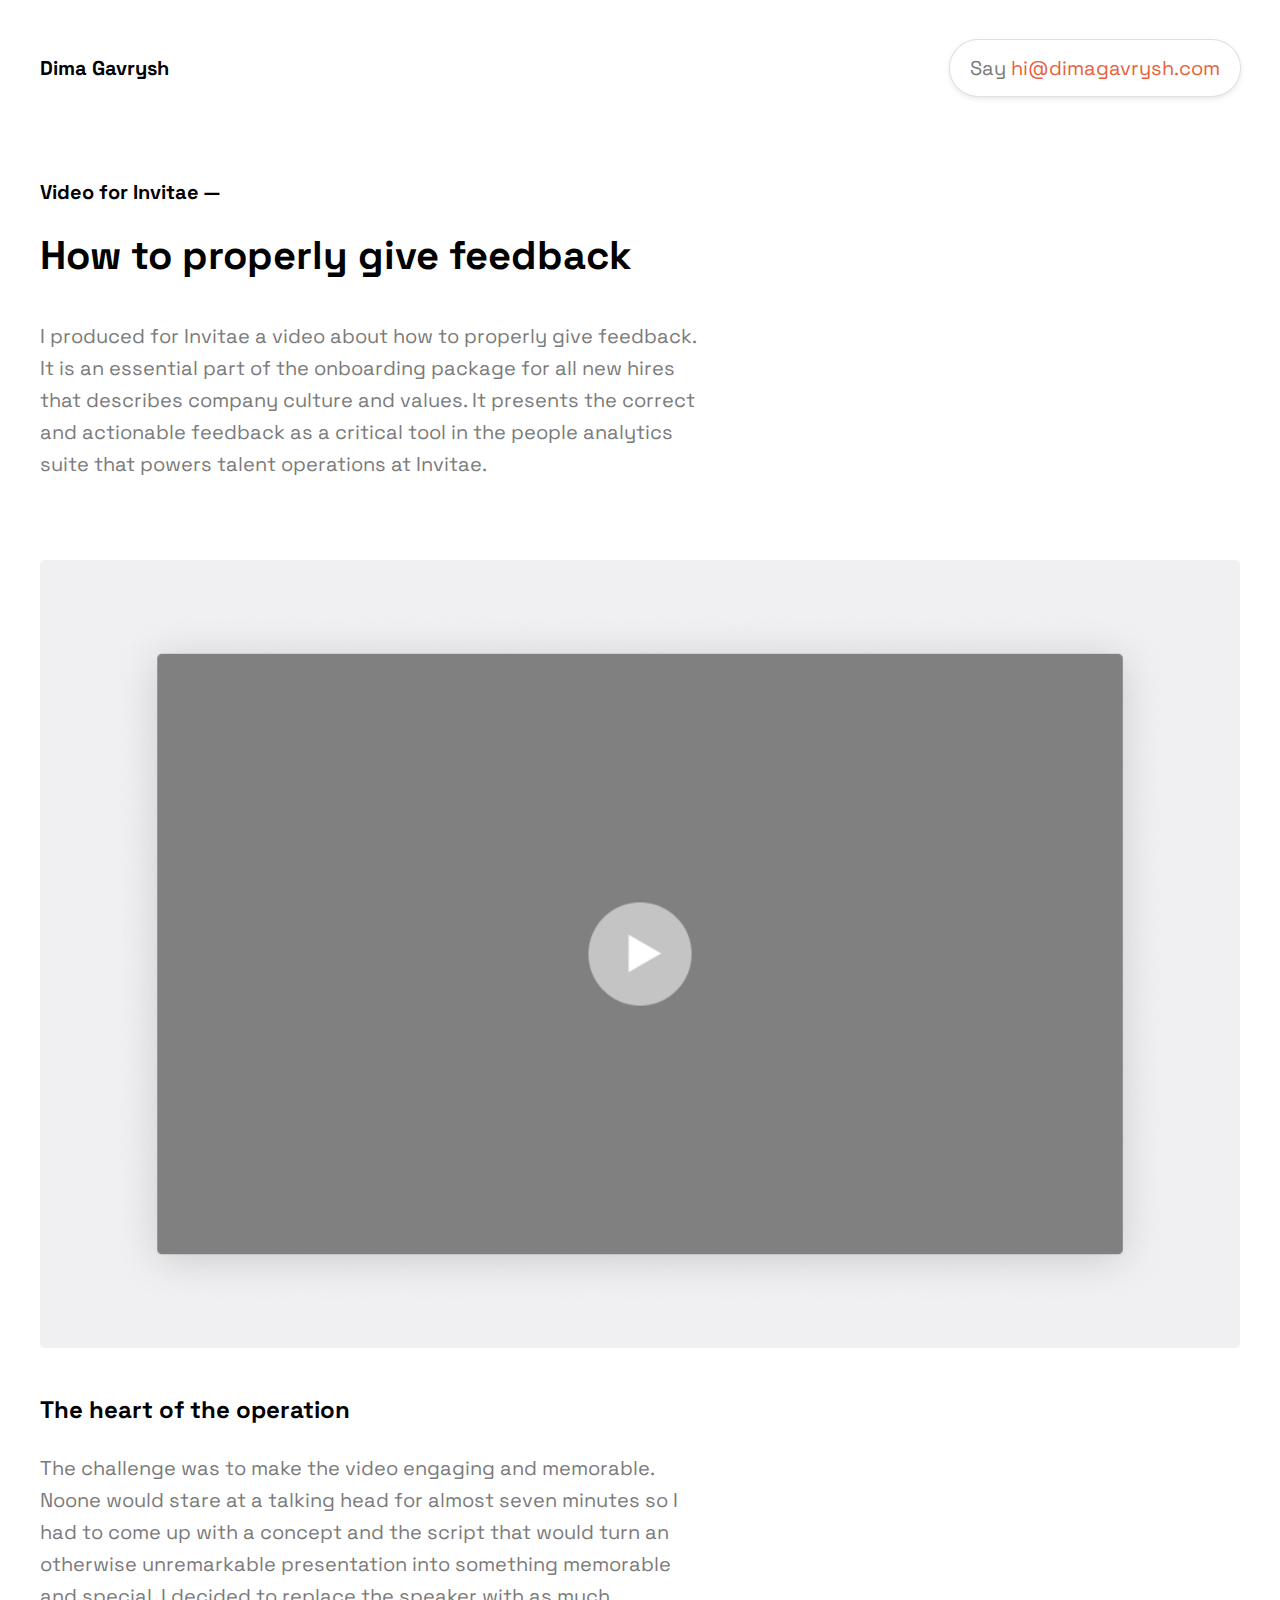
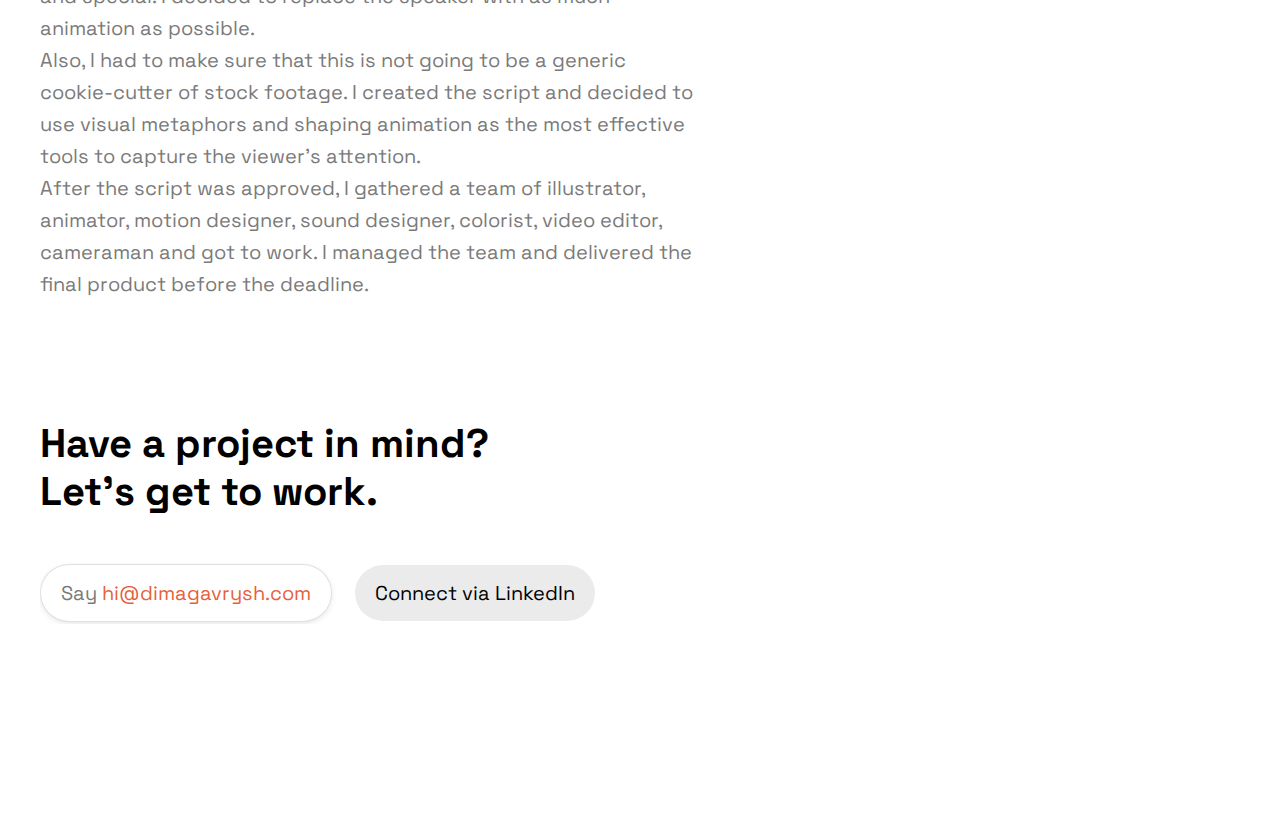
<file: invitae-animation.html>
<!DOCTYPE html>
<html lang="ru">

<head>
    <meta charset="UTF-8" />
    <meta name="viewport" content="width=device-width, initial-scale=1.0" />
    <title>Dmitriy Gavrish</title>
    <link rel="shortcut icon" href="../images/32х32.png" type="image/png">
    <link rel="stylesheet" href="https://cdnjs.cloudflare.com/ajax/libs/modern-normalize/1.0.0/modern-normalize.min.css"
        integrity="sha512-ISS7cAi1PEhQ8jnbJpJZMd29NlhNj4AWYyLOSp2CE/CsHxTCu+r+t0D2yoJudVrd0/8fTVPUVDzY5Tvli75u/g=="
        crossorigin="anonymous" />
    <link rel="preconnect" href="https://fonts.gstatic.com" crossorigin>
    <link href="https://fonts.googleapis.com/css2?family=Space+Grotesk&display=swap" rel="stylesheet">
    <link rel="stylesheet" href="./sass/main.css">
</head>

<body class="page">

    <header class="header">
      <a href="./gavrysh.html" class="header-name hidden-mobile"
        >Dima Gavrysh</a
      >
      <button class="button-sayhi header-button hidden-mobile">
        <a href="mailto:dima@dimagavrysh.com"
          >Say
          <span class="orange">hi@dimagavrysh.com</span>
        </a>
      </button>

      <a href="mailto:dima@dimagavrysh.com" class="contact-me show-mobile"
        >Contact me</a
      >
      <a href="./gavrysh.html" class="show-mobile">
        <img
          src="../images/btn-close.svg"
          alt="return to main"
          class="show-mobile btn-cross"
          width="32"
          height="32"
        />
      </a>
    </header>

    <section class="invitae-video-first-section">
        <div class="container">
            <div class="text-60">
                <h2 class="title margin24">Video for Invitae —</h2>
                <h1 class="title margin40">How to properly give feedback</h1>
                <p class="text">I produced for Invitae a video about how to properly give feedback. It is an essential part of the onboarding package
                for all new hires that describes company culture and values. It presents the correct and actionable feedback as a
                critical tool in the people analytics suite that powers talent operations at Invitae.</p>
            </div>
        </div>
    </section>

    <section class="invitae-video">
        <div class="container">
            <img src="../images/invitae/Short.jpg" alt="video invitae" width="100%">
        </div>
    </section>
    <section class="invitae-video-second-section">
        <div class="container">
            <div class="text-60">
                <h3 class="title margin24">The heart of the operation</h3>
                <p class="text">The challenge was to make the video engaging and memorable. Noone would stare at a talking head for almost seven minutes
                so I had to come up with a concept and the script that would turn an otherwise unremarkable presentation into something
                memorable and special. I decided to replace the speaker with as much animation as possible.</br>
                Also, I had to make sure that this is not going to be a generic cookie-cutter of stock footage. I created the script and
                decided to use visual metaphors and shaping animation as the most effective tools to capture the viewer’s attention.</br>
                After the script was approved, I gathered a team of illustrator, animator, motion designer, sound designer, colorist,
                video editor, cameraman and got to work. I managed the team and delivered the final product before the deadline.</p>
            </div>
        </div>
    </section>

    <footer class="footer">
      <div class="container">
        <h2 class="footer-title">Have a project in mind? Let’s get to work.</h2>

        <ul class="footer-list">
          <li class="footer-item">
            <button class="button-sayhi">
              <a href="mailto:dima@dimagavrysh.com"
                >Say <span class="orange">hi@dimagavrysh.com</span></a
              >
            </button>
          </li>
          <li class="footer-item">
            <button class="button-linkedin">
              <a
                target="_blank"
                rel="noopener noreferrer"
                href="https://www.linkedin.com/in/dima-gavrysh-34449b3/"
                >Connect via LinkedIn</a
              >
            </button>
          </li>
        </ul>
      </div>
    </footer>
    <!-- Скрипт идёт последним в разметке. В нём уже подключен главный SASS-файл. -->
    <script src="../index.js"></script>
    </body>
    
</html>
</file>
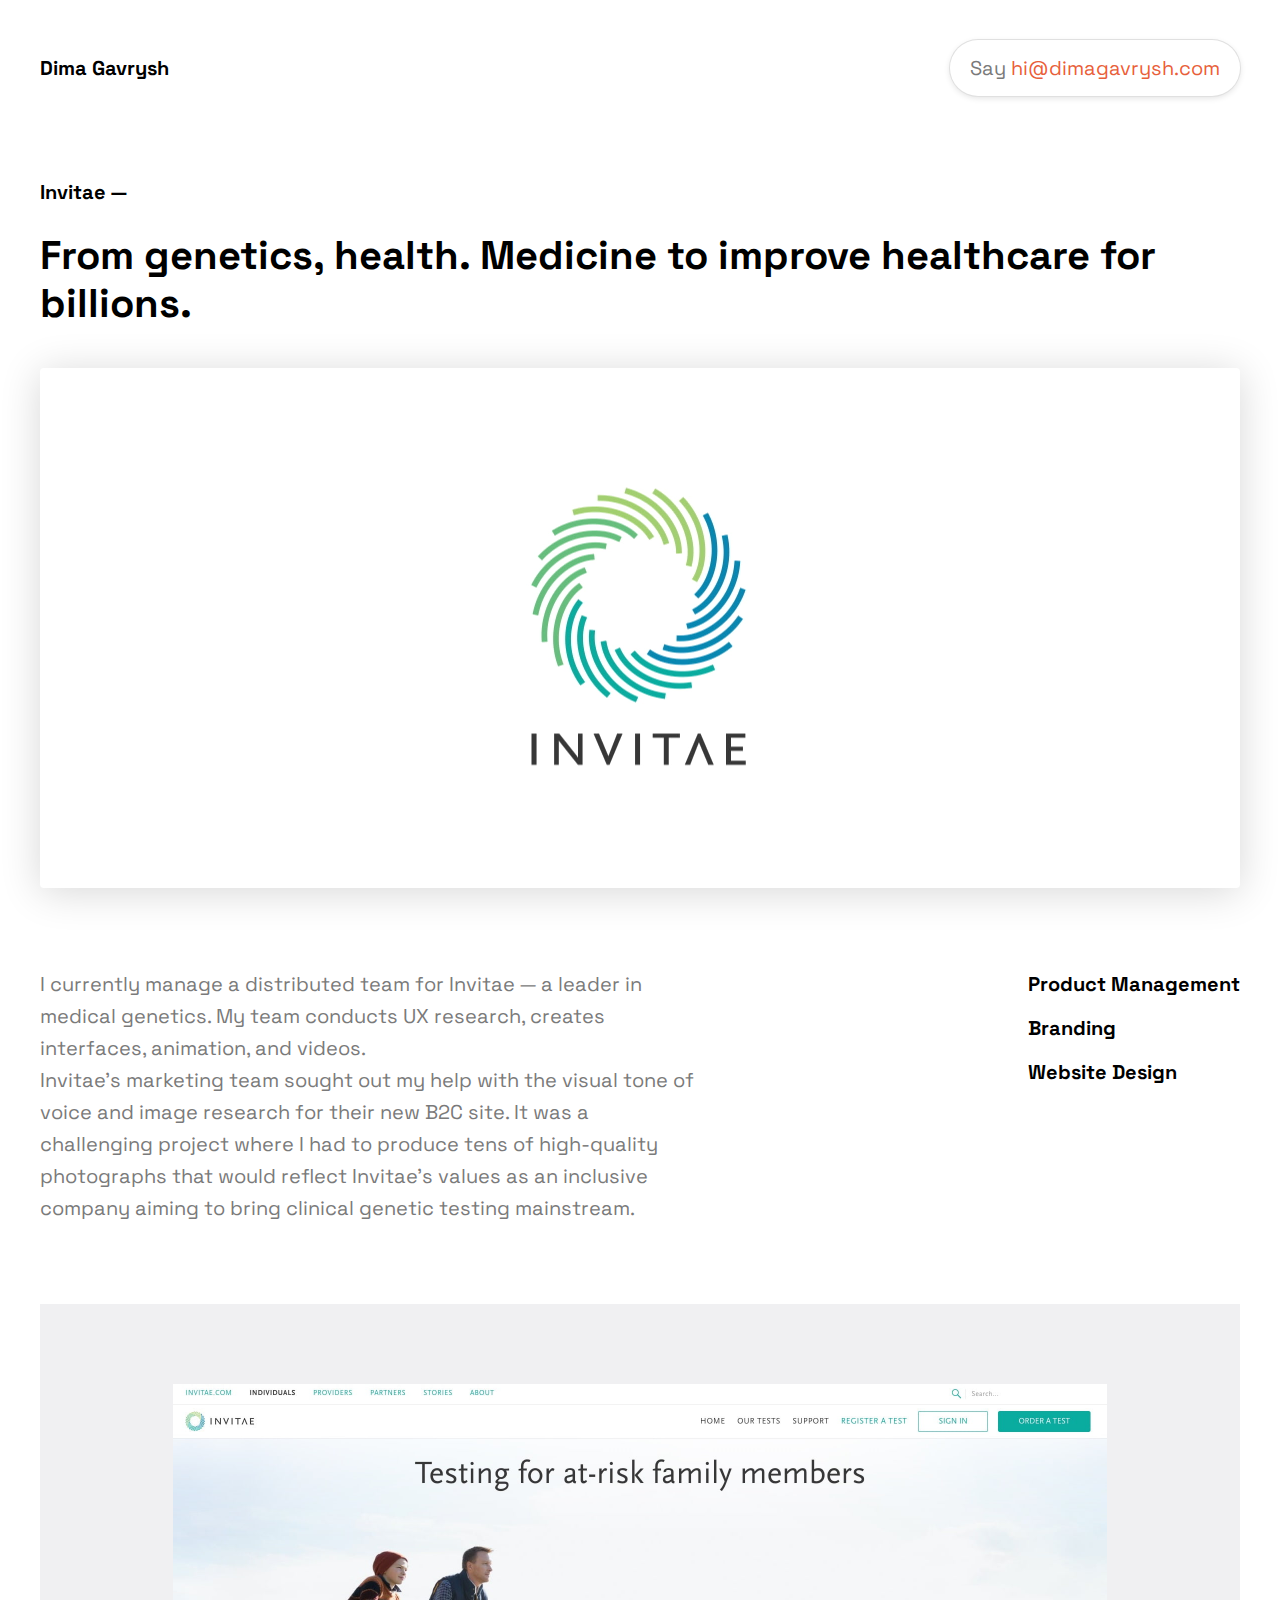
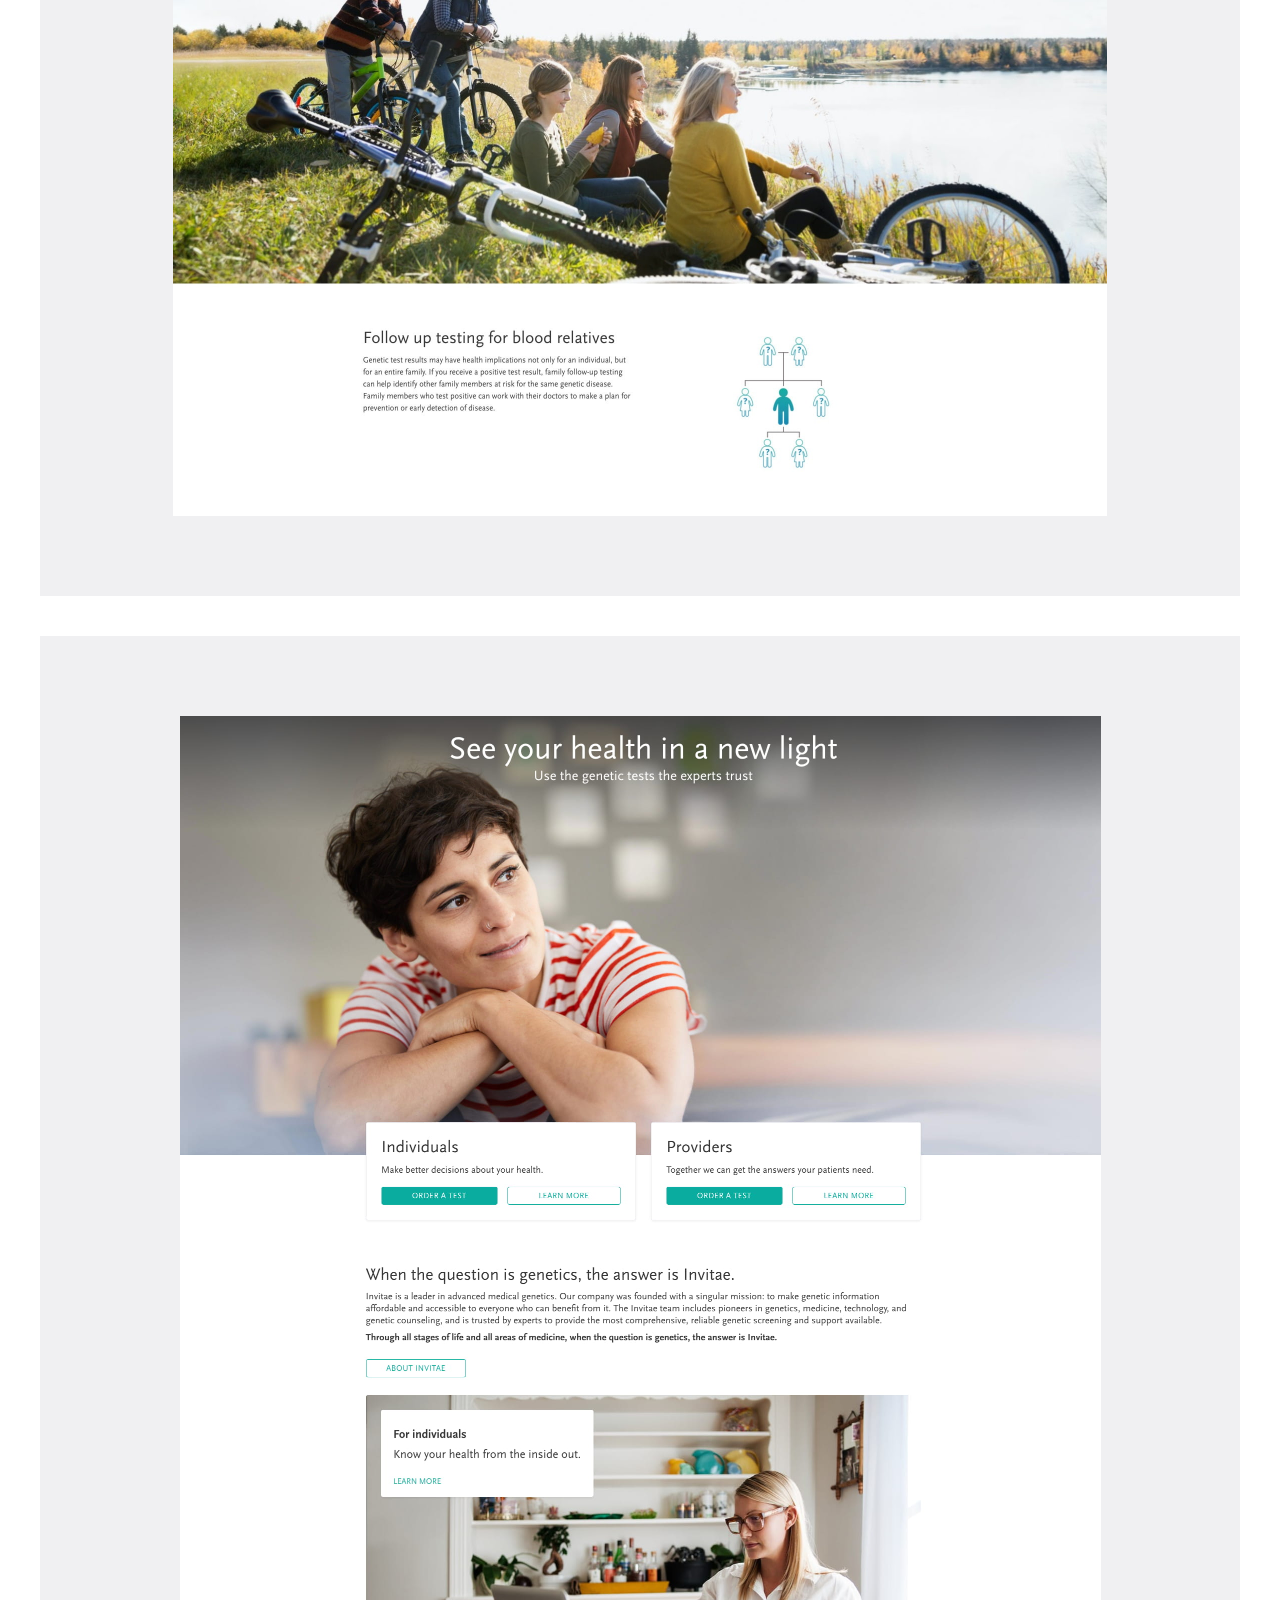
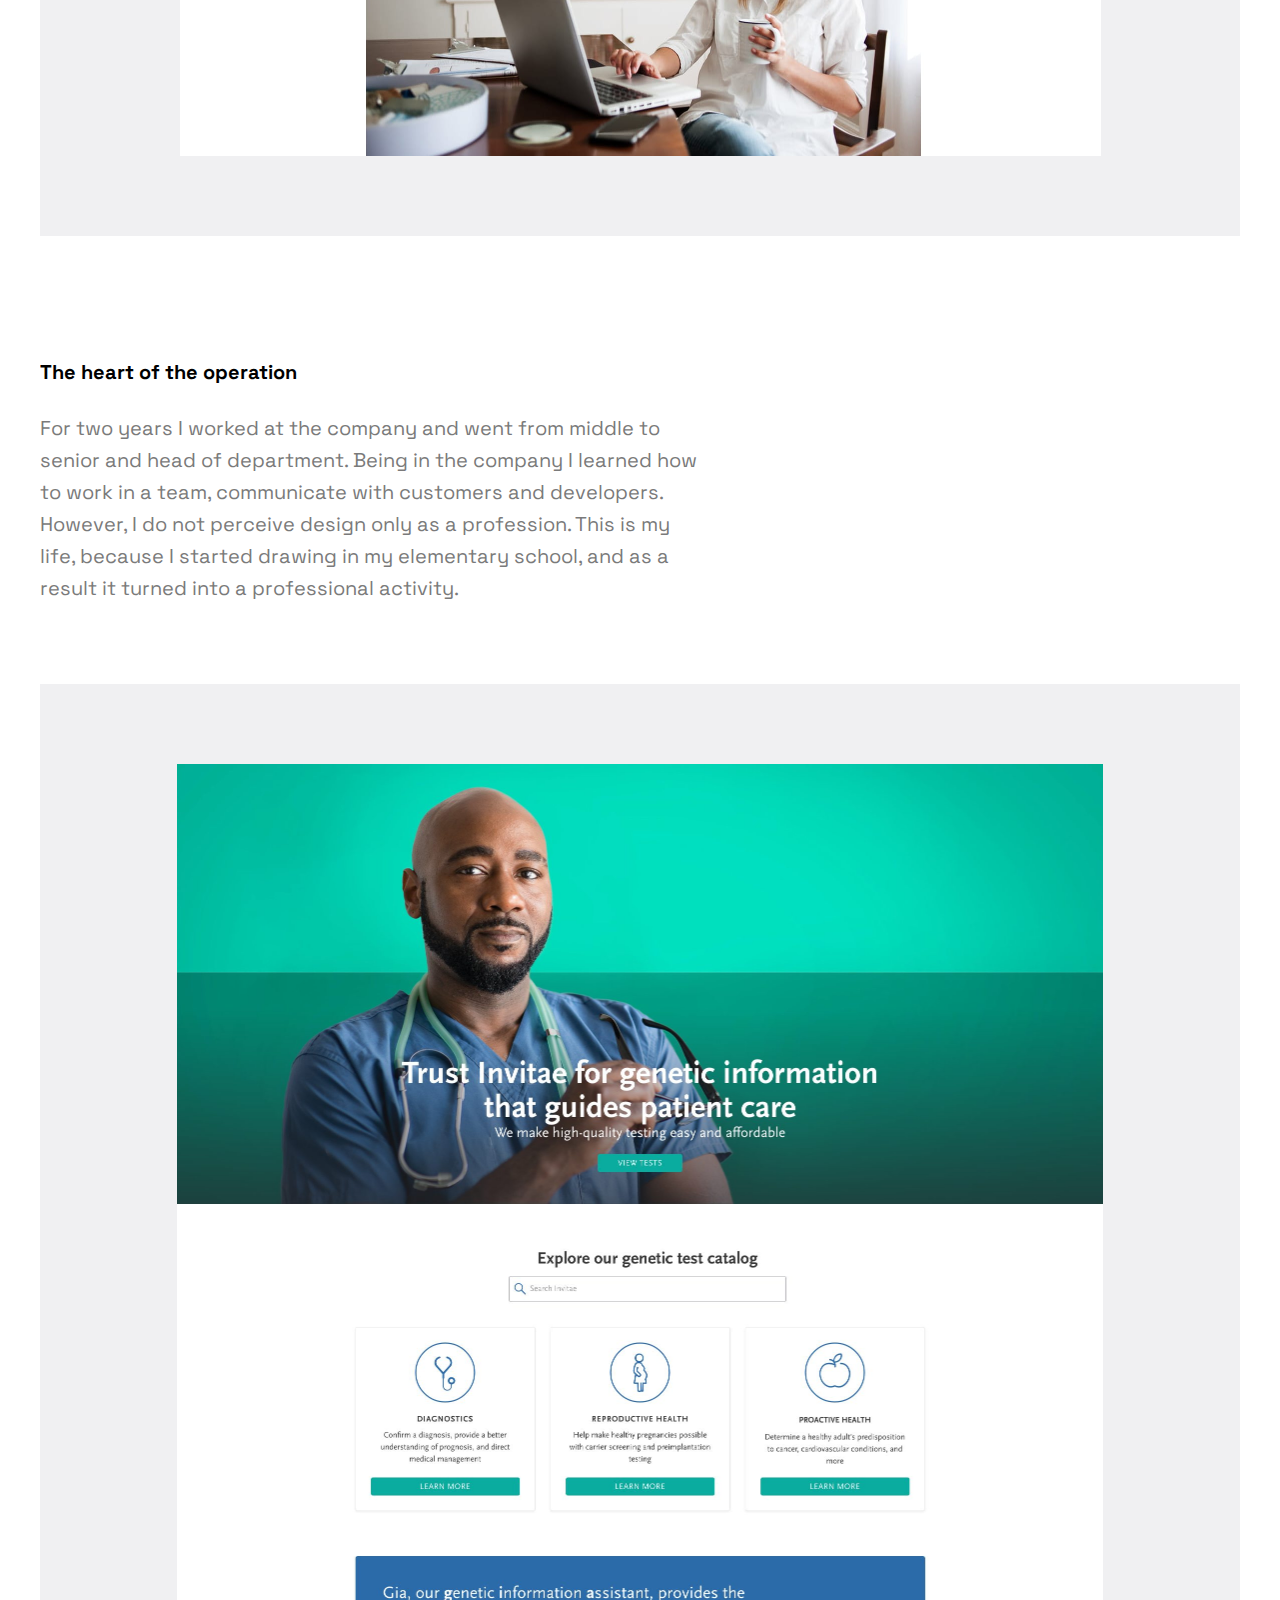
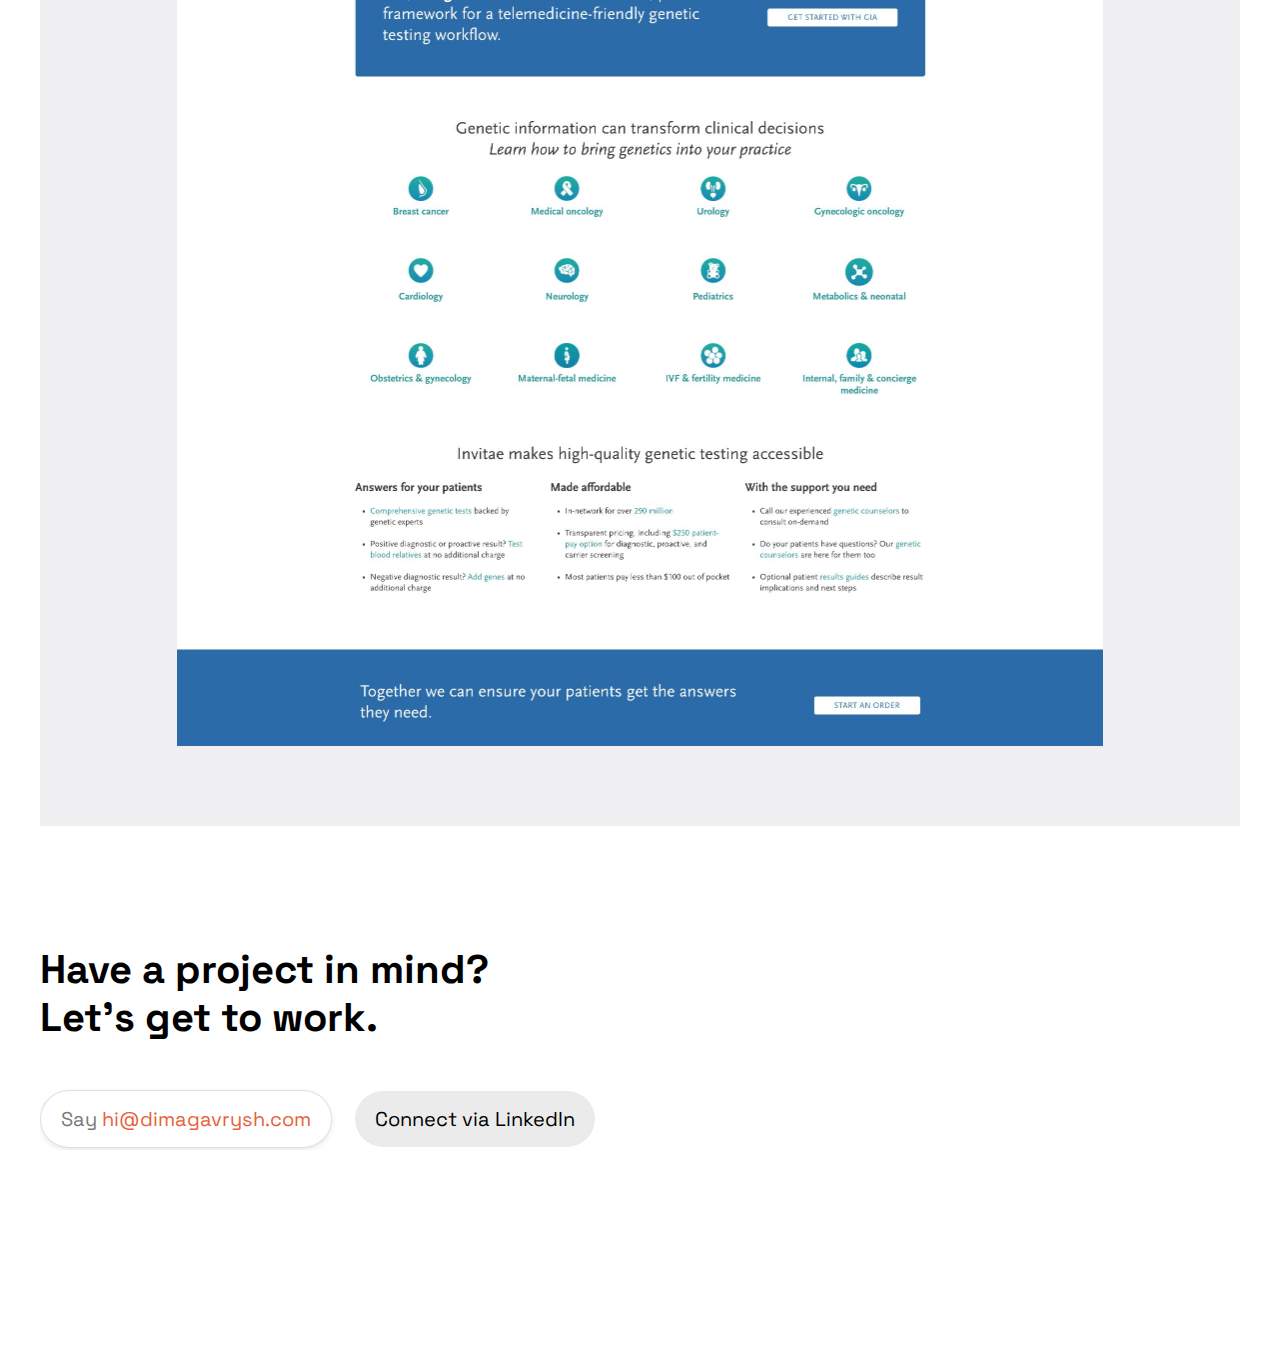
<file: invitae.html>
<!DOCTYPE html>
<html lang="en">
  <head>
    <meta charset="UTF-8" />
    <meta name="viewport" content="width=device-width, initial-scale=1.0" />
    <title>Invitae</title>
    <link rel="shortcut icon" href="../images/32х32.png" type="image/png" />
    <link
      rel="stylesheet"
      href="https://cdnjs.cloudflare.com/ajax/libs/modern-normalize/1.0.0/modern-normalize.min.css"
      integrity="sha512-ISS7cAi1PEhQ8jnbJpJZMd29NlhNj4AWYyLOSp2CE/CsHxTCu+r+t0D2yoJudVrd0/8fTVPUVDzY5Tvli75u/g=="
      crossorigin="anonymous"
    />
    <link rel="preconnect" href="https://fonts.gstatic.com" crossorigin />
    <link
      href="https://fonts.googleapis.com/css2?family=Space+Grotesk&display=swap"
      rel="stylesheet"
    />
    <link rel="stylesheet" href="./sass/main.css" />
  </head>

  <body class="page">
    <header class="header">
      <a href="./gavrysh.html" class="header-name hidden-mobile"
        >Dima Gavrysh</a
      >
      <button class="button-sayhi header-button hidden-mobile">
        <a href="mailto:dima@dimagavrysh.com"
          >Say
          <span class="orange">hi@dimagavrysh.com</span>
        </a>
      </button>

      <a href="mailto:dima@dimagavrysh.com" class="contact-me show-mobile"
        >Contact me</a
      >
      <a href="./gavrysh.html" class="show-mobile">
        <img
          src="../images/btn-close.svg"
          alt="return to main"
          class="show-mobile btn-cross"
          width="32"
          height="32"
        />
      </a>
    </header>

    <section class="heading">
      <div class="container">
        <h2 class="title margin24">Invitae —</h2>
        <h1 class="title margin40">
          From genetics, health. Medicine to improve healthcare for billions.
        </h1>
      </div>
    </section>

    <section class="invitae-logo section-picture">
      <picture class="image">
        <source
          media="(max-width:420px)"
          srcset="../images/invitae/invitae-logo-mobile.jpg"
          type="image/jpg"
        />
        <source
          srcset="../images/invitae/invitae-logo.jpg 2x"
          type="image/jpg"
        />
        <img
          class="image"
          src="../images/invitae/invitae-logo.jpg"
          alt="Invitae-logo"
          width="360"
          height="360"
        />
      </picture>
    </section>

    <section class="section-text">
      <div class="container">
        <div class="div-description">
          <div class="text-60">
            <p class="text">
              I currently manage a distributed team for Invitae — a leader in
              medical genetics. My team conducts UX research, creates
              interfaces, animation, and videos.
            </p>
            <p class="text">
              Invitae’s marketing team sought out my help with the visual tone
              of voice and image research for their new B2C site. It was a
              challenging project where I had to produce tens of high-quality
              photographs that would reflect Invitae’s values as an inclusive
              company aiming to bring clinical genetic testing mainstream.
            </p>
          </div>
          <ul class="description-list">
            <li class="description-item">Product Management</li>
            <li class="description-item">Branding</li>
            <li class="description-item">Website Design</li>
          </ul>
        </div>
      </div>
    </section>

    <div class="container">
      <section class="section-grey-picture">
        <picture class="image">
          <source
            media="(max-width:420px)"
            srcset="../images/invitae/invitae-family-mobile.jpg"
            type="image/jpg"
          />
          <source
            srcset="../images/invitae/invitae-family.jpg 2x"
            type="image/jpg"
          />
          <img
            class="image"
            src="../images/invitae/invitae-family.jpg"
            alt="Invitae testing for at-risk family members"
          />
        </picture>
      </section>
    </div>

    <section class="margin"></section>

    <div class="container">
      <section class="section-grey-picture margin">
        <picture class="image">
          <source
            media="(max-width:420px)"
            srcset="../images/invitae/invitae-women-mobile.jpg"
            type="image/jpg"
          />
          <source
            srcset="../images/invitae/invitae-women.jpg 2x"
            type="image/jpg"
          />
          <img
            class="image"
            src="../images/invitae/invitae-women.jpg"
            alt="See you health in a new light"
          />
        </picture>
      </section>
    </div>

    <section class="section-text">
      <div class="container">
        <div class="text-60">
          <h2 class="title margin24">The heart of the operation</h2>
          <p class="text">
            For two years I worked at the company and went from middle to senior
            and head of department. Being in the company I learned how to work
            in a team, communicate with customers and developers. However, I do
            not perceive design only as a profession. This is my life, because I
            started drawing in my elementary school, and as a result it turned
            into a professional activity.
          </p>
        </div>
      </div>
    </section>

    <div class="container">
      <section class="section-grey-picture">
        <picture class="image">
          <source
            media="(max-width:420px)"
            srcset="../images/invitae/trust-invitae-mobile.jpg"
            type="image/jpg"
          />
          <source
            srcset="../images/invitae/trust-invitae.jpg 2x"
            type="image/jpg"
          />
          <img
            class="image"
            src="../images/invitae/trust-invitae.jpg"
            alt="Trust Invitae for genetic information that guides patient care"
          />
        </picture>
      </section>
    </div>

    <footer class="footer">
      <div class="container">
        <h2 class="footer-title">Have a project in mind? Let’s get to work.</h2>

        <ul class="footer-list">
          <li class="footer-item">
            <button class="button-sayhi">
              <a href="mailto:dima@dimagavrysh.com"
                >Say <span class="orange">hi@dimagavrysh.com</span></a
              >
            </button>
          </li>
          <li class="footer-item">
            <button class="button-linkedin">
              <a
                target="_blank"
                rel="noopener noreferrer"
                href="https://www.linkedin.com/in/dima-gavrysh-34449b3/"
                >Connect via LinkedIn</a
              >
            </button>
          </li>
        </ul>
      </div>
    </footer>
    <!-- Скрипт идёт последним в разметке. В нём уже подключен главный SASS-файл. -->
    <script src="../index.js"></script>
  </body>
</html>
</file>
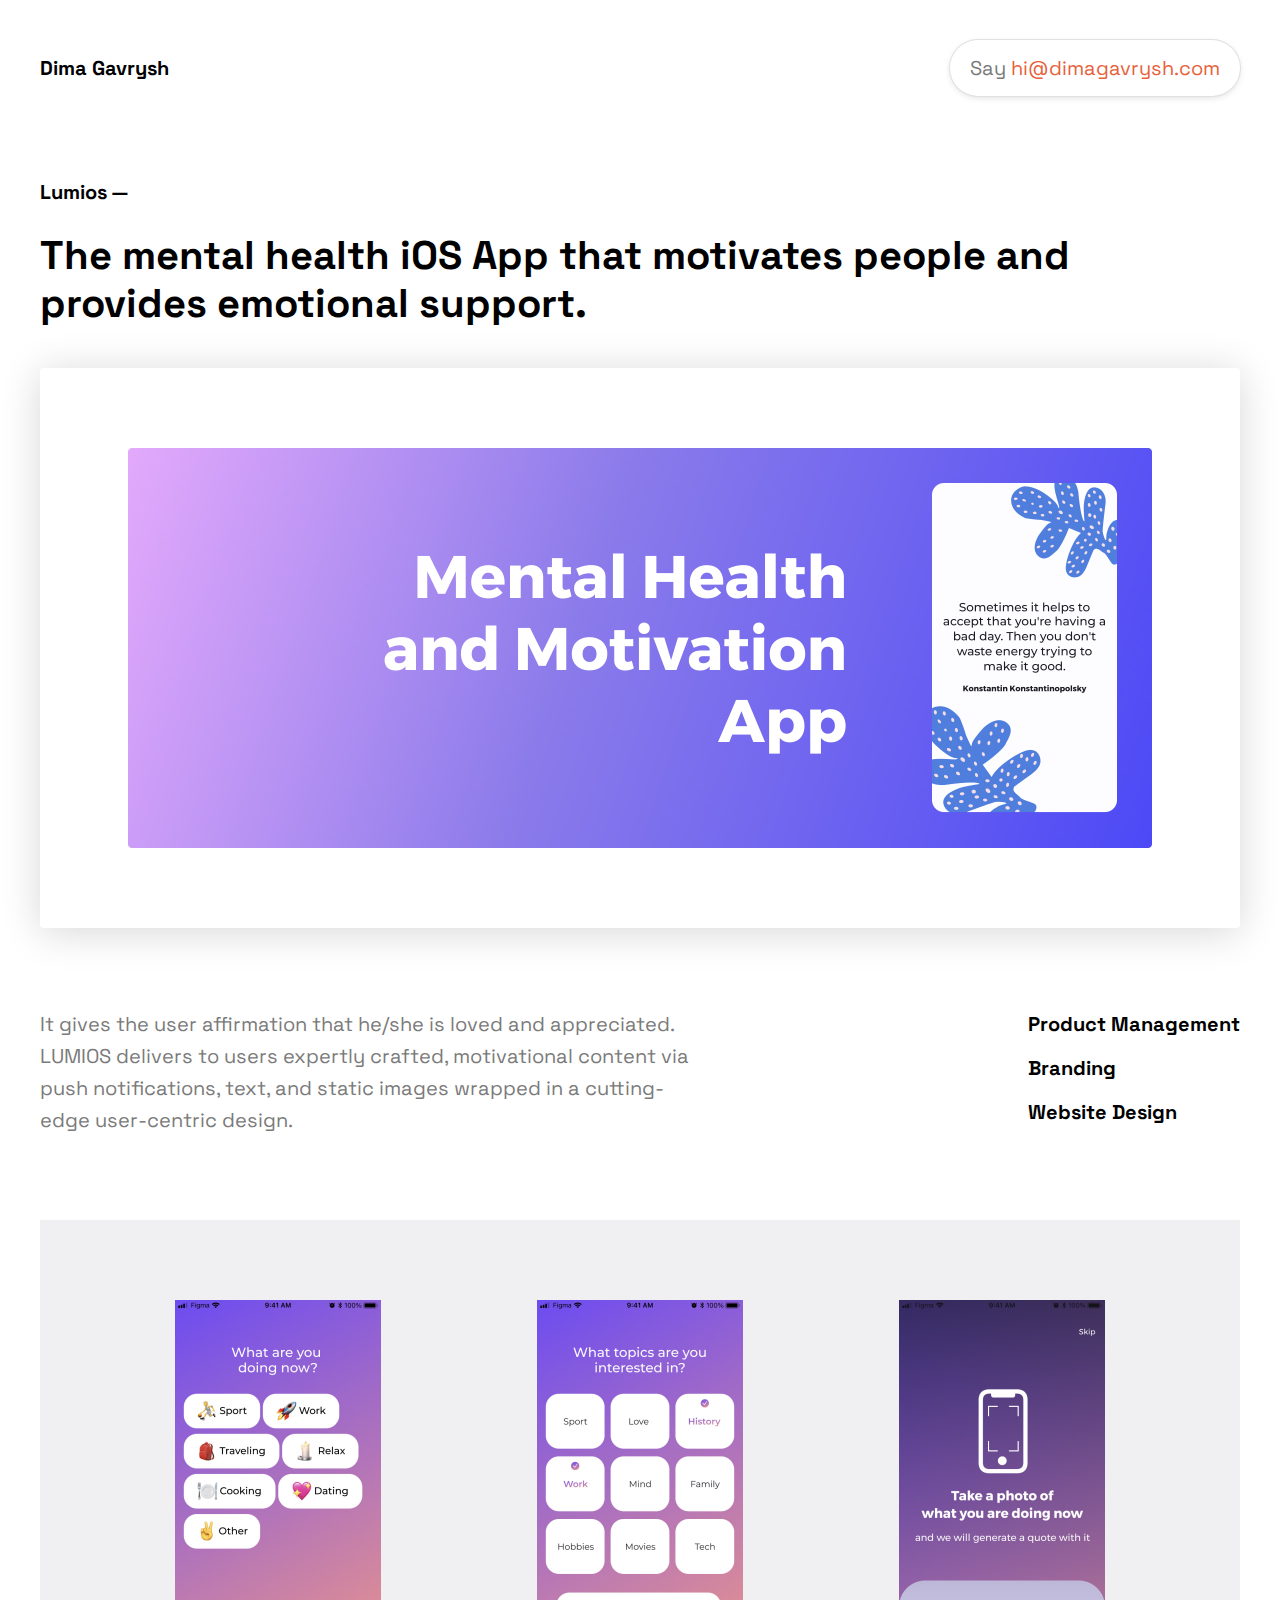
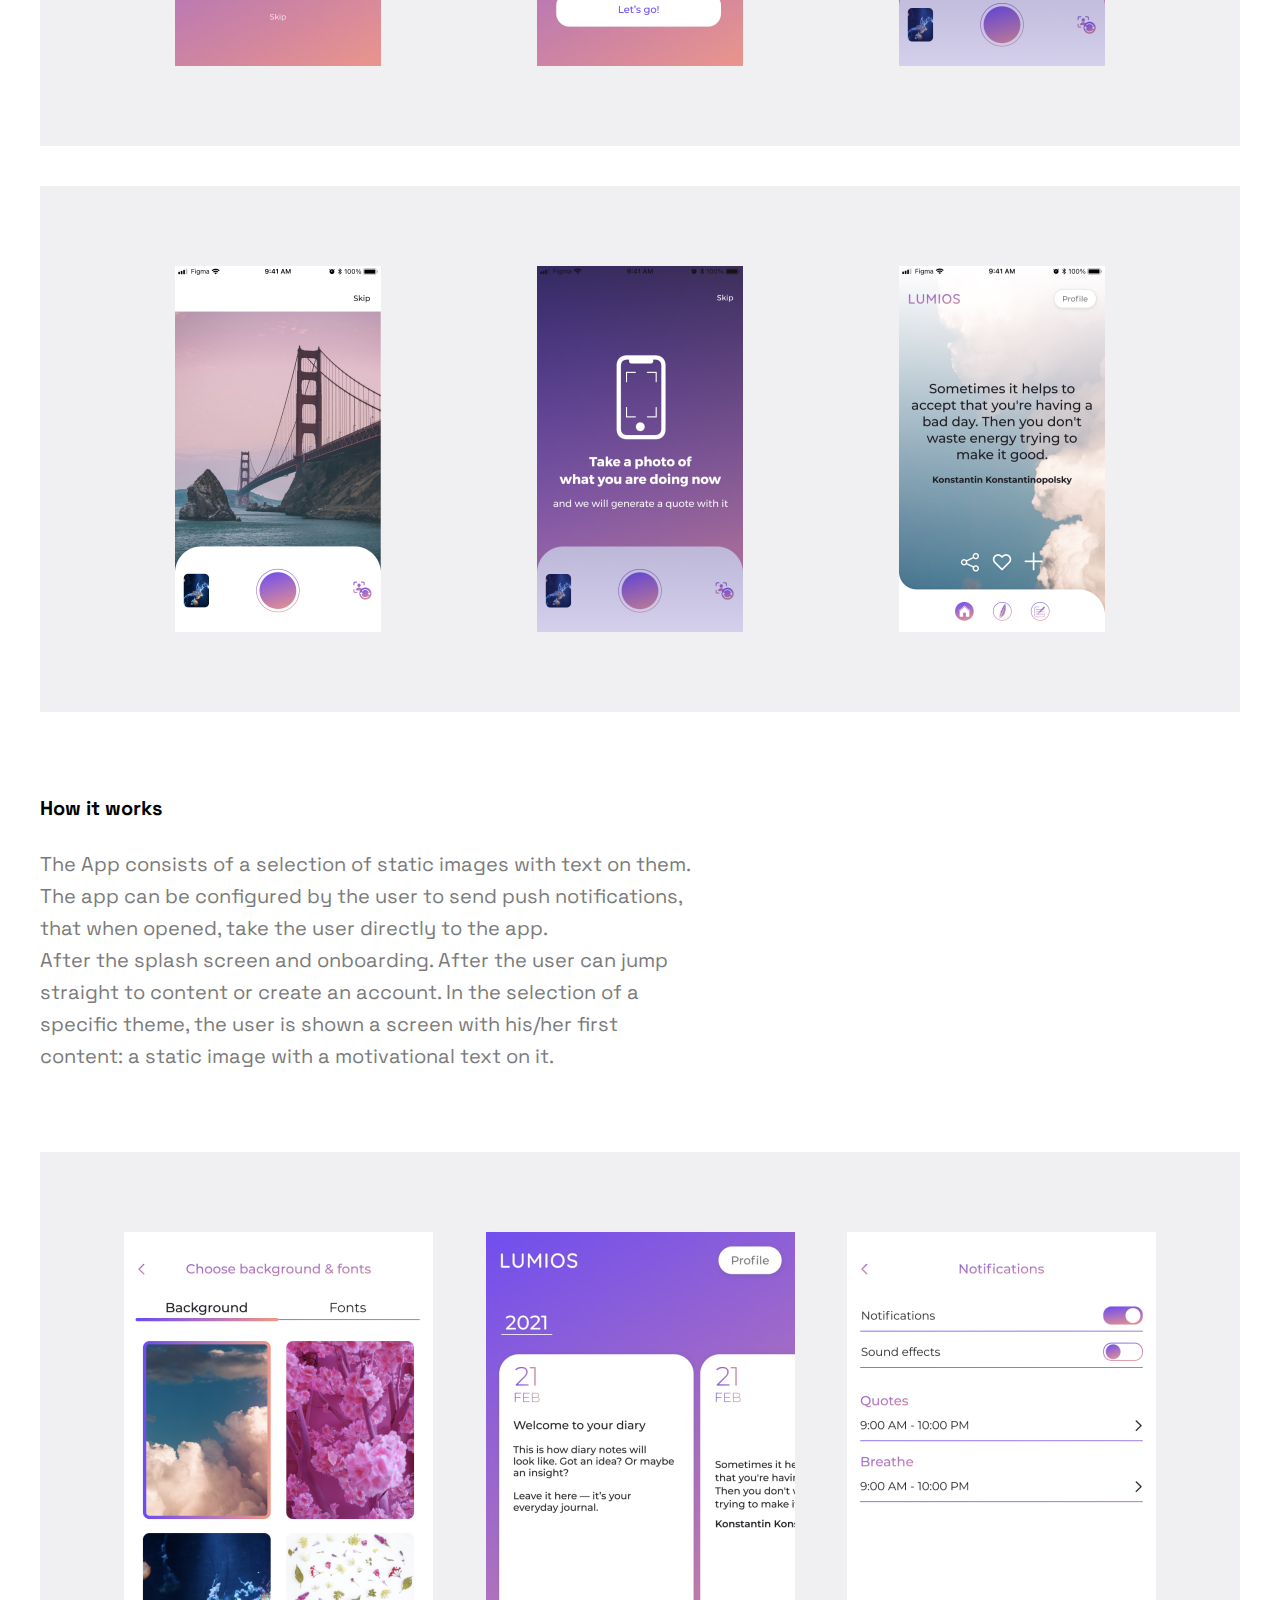
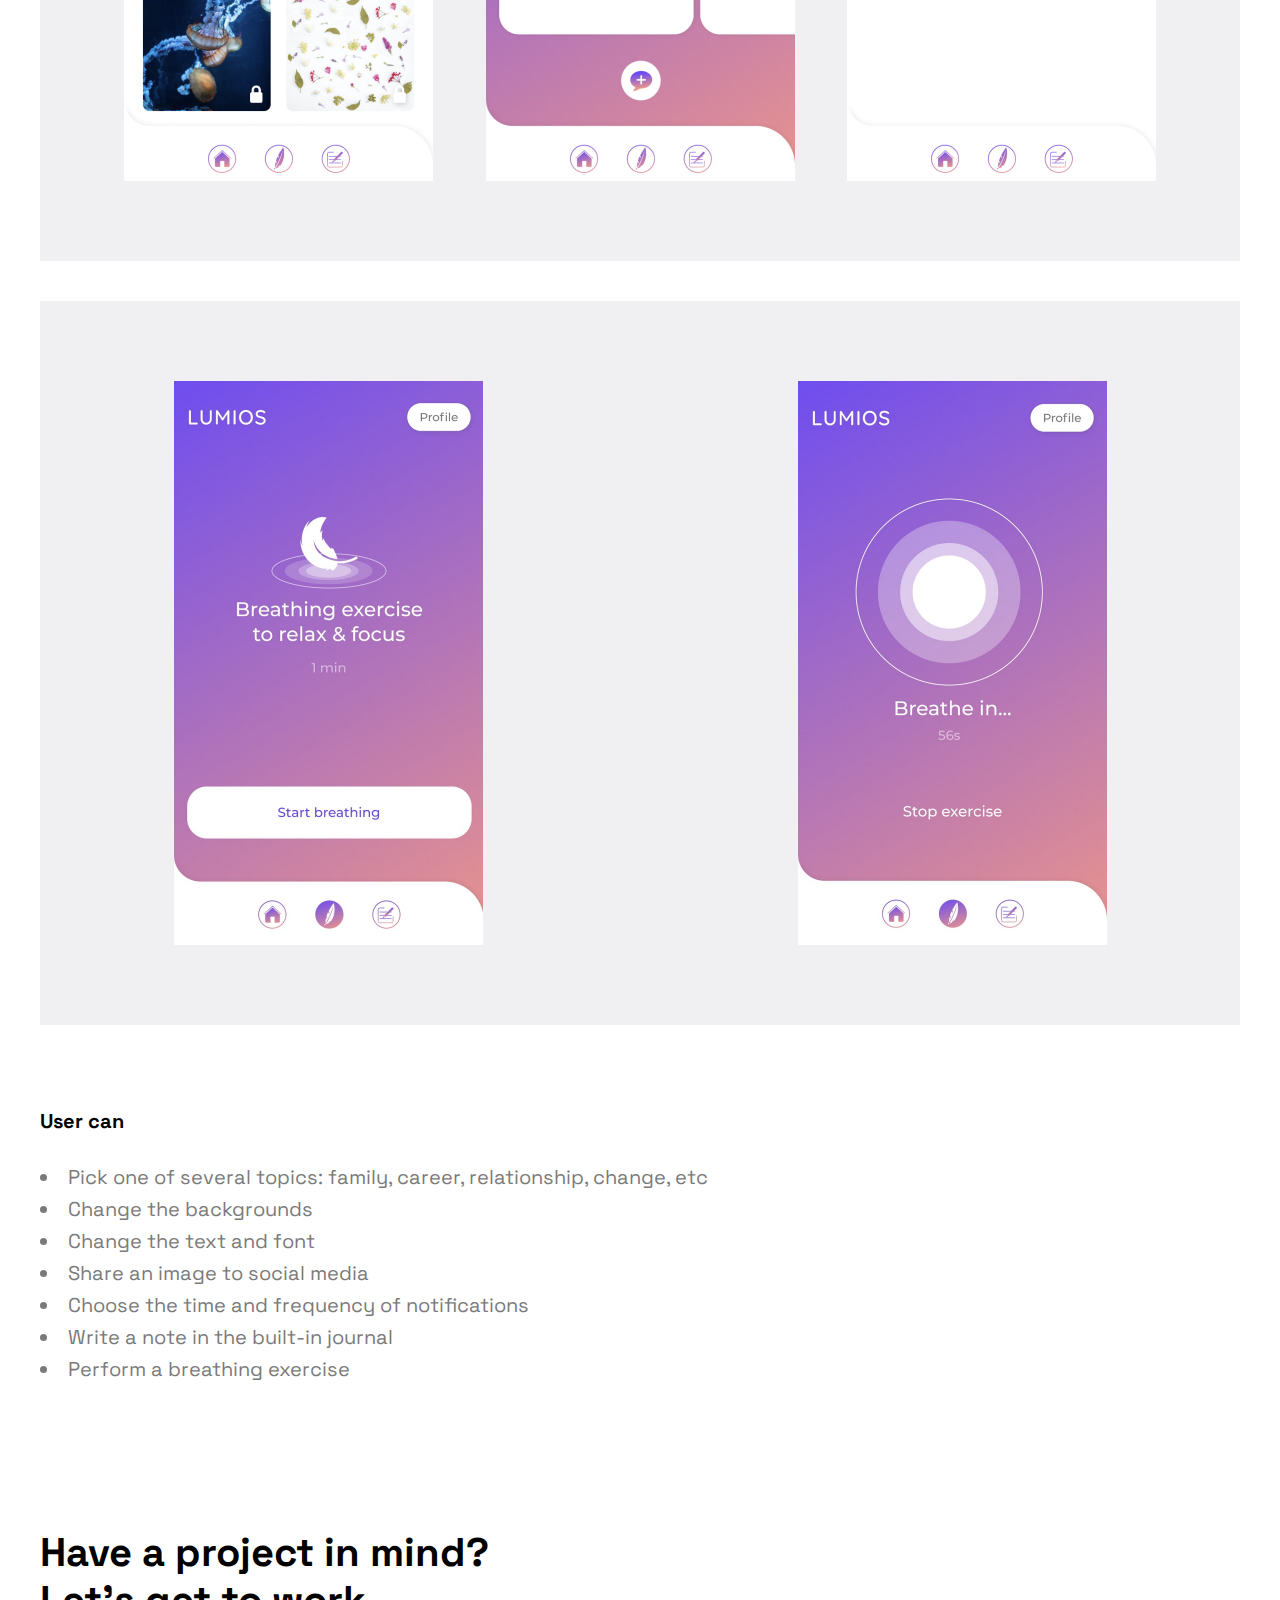
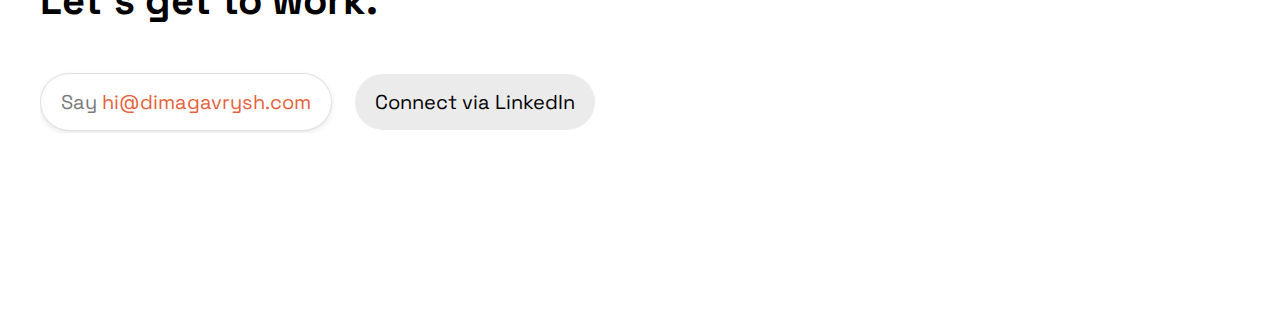
<file: lumios.html>
<!DOCTYPE html>
<html lang="en">
  <head>
    <meta charset="UTF-8" />
    <meta name="viewport" content="width=device-width, initial-scale=1.0" />
    <title>Lumios</title>
    <link rel="shortcut icon" href="../images/32х32.png" type="image/png" />
    <link
      rel="stylesheet"
      href="https://cdnjs.cloudflare.com/ajax/libs/modern-normalize/1.0.0/modern-normalize.min.css"
      integrity="sha512-ISS7cAi1PEhQ8jnbJpJZMd29NlhNj4AWYyLOSp2CE/CsHxTCu+r+t0D2yoJudVrd0/8fTVPUVDzY5Tvli75u/g=="
      crossorigin="anonymous"
    />
    <link rel="preconnect" href="https://fonts.gstatic.com" crossorigin />
    <link
      href="https://fonts.googleapis.com/css2?family=Space+Grotesk&display=swap"
      rel="stylesheet"
    />
    <link rel="stylesheet" href="./sass/main.css" />
  </head>

  <body class="page">
    <header class="header">
      <a href="./gavrysh.html" class="header-name hidden-mobile"
        >Dima Gavrysh</a
      >
      <button class="button-sayhi header-button hidden-mobile">
        <a href="mailto:dima@dimagavrysh.com"
          >Say
          <span class="orange">hi@dimagavrysh.com</span>
        </a>
      </button>

      <a href="mailto:dima@dimagavrysh.com" class="contact-me show-mobile"
        >Contact me</a
      >
      <a href="./gavrysh.html" class="show-mobile">
        <img
          src="../images/btn-close.svg"
          alt="return to main"
          class="show-mobile btn-cross"
          width="32"
          height="32"
        />
      </a>
    </header>

    <section class="heading">
      <div class="container">
        <h2 class="title margin24">Lumios —</h2>
        <h1 class="title margin40">
          The mental health iOS App that motivates people and provides emotional
          support.
        </h1>
      </div>
    </section>

    <section class="invitae-logo section-picture">
      <picture class="image">
        <source
          media="(max-width:420px)"
          srcset="../images/lumios/lumios-mental-mobile.jpg"
          type="image/jpg"
        />
        <source
          srcset="../images/lumios/lumios-mental.jpg 2x"
          type="image/jpg"
        />
        <img
          class="image"
          src="../images/lumios/lumios-mental.jpg"
          alt="Master charts trading"
        />
      </picture>
    </section>

    <section class="section-text">
      <div class="container">
        <div class="div-description">
          <div class="text-60">
            <p class="text">
              It gives the user affirmation that he/she is loved and
              appreciated. LUMIOS delivers to users expertly crafted,
              motivational content via push notifications, text, and static
              images wrapped in a cutting-edge user-centric design.
            </p>
          </div>
          <ul class="description-list">
            <li class="description-item">Product Management</li>
            <li class="description-item">Branding</li>
            <li class="description-item">Website Design</li>
          </ul>
        </div>
      </div>
    </section>

    <div class="container">
      <section class="section-grey-picture">
        <ul class="picture-list">
          <li class="picture-item">
            <picture class="image">
              <source
                media="(max-width:420px)"
                srcset="../images/lumios/lumios-activity.jpg"
                type="image/jpg"
              />
              <source
                srcset="../images/lumios/lumios-activity.jpg 2x"
                type="image/jpg"
              />
              <img
                class="image"
                src="../images/lumios/lumios-activity.jpg"
                alt="Lumios - what are you doing now?"
              />
            </picture>
          </li>
          <li class="picture-item">
            <picture class="image">
              <source
                media="(max-width:420px)"
                srcset="../images/lumios/lumios-topics.jpg"
                type="image/jpg"
              />
              <source
                srcset="../images/lumios/lumios-topics.jpg 2x"
                type="image/jpg"
              />
              <img
                class="image"
                src="../images/lumios/lumios-topics.jpg"
                alt="Lumios - what topics are you interested in?"
              />
            </picture>
          </li>
          <li class="picture-item">
            <picture class="image">
              <source
                media="(max-width:420px)"
                srcset="../images/lumios/lumios-photo.jpg"
                type="image/jpg"
              />
              <source
                srcset="../images/lumios//lumios-photo.jpg 2x"
                type="image/jpg"
              />
              <img
                class="image"
                src="../images/lumios//lumios-photo.jpg"
                alt="Lumios - Take a photo of what are you doing now?"
              />
            </picture>
          </li>
        </ul>
      </section>
    </div>

    <section class="margin"></section>

    <div class="container">
      <section class="section-grey-picture">
        <ul class="picture-list">
          <li class="picture-item">
            <picture class="image">
              <source
                media="(max-width:420px)"
                srcset="../images/lumios/lumios-takeaphoto.jpg"
                type="image/jpg"
              />
              <source
                srcset="../images/lumios/lumios-takeaphoto.jpg 2x"
                type="image/jpg"
              />
              <img
                class="image"
                src="../images/lumios/lumios-takeaphoto.jpg"
                alt="Lumios - take a photo"
              />
            </picture>
          </li>
          <li class="picture-item">
            <picture class="image">
              <source
                media="(max-width:420px)"
                srcset="../images/lumios/lumios-photo.jpg"
                type="image/jpg"
              />
              <source
                srcset="../images/lumios/lumios-photo.jpg 2x"
                type="image/jpg"
              />
              <img
                class="image"
                src="../images/lumios/lumios-photo.jpg"
                alt="Lumios - what topics are you interested in?"
              />
            </picture>
          </li>
          <li class="picture-item">
            <picture class="image">
              <source
                media="(max-width:420px)"
                srcset="../images/lumios/lumios-quotes.jpg"
                type="image/jpg"
              />
              <source
                srcset="../images/lumios//lumios-quotes.jpg 2x"
                type="image/jpg"
              />
              <img
                class="image"
                src="../images/lumios/lumios-quotes.jpg"
                alt="Lumios - quotes"
              />
            </picture>
          </li>
        </ul>
      </section>
    </div>

    <section class="section-text">
      <div class="container">
        <div class="text-60">
          <h2 class="title margin24">How it works</h2>
          <p class="text">
            The App consists of a selection of static images with text on them.
            The app can be configured by the user to send push notifications,
            that when opened, take the user directly to the app.
          </p>
          <p class="text">
            After the splash screen and onboarding. After the user can jump
            straight to content or create an account. In the selection of a
            specific theme, the user is shown a screen with his/her first
            content: a static image with a motivational text on it.
          </p>
        </div>
      </div>
    </section>

    <div class="container">
      <section class="section-grey-picture">
        <ul class="picture-list">
          <li class="picture-item">
            <picture class="image">
              <source
                media="(max-width:420px)"
                srcset="../images/lumios/lumios-backgrounds.jpg"
                type="image/jpg"
              />
              <source
                srcset="../images/lumios/lumios-backgrounds.jpg 2x"
                type="image/jpg"
              />
              <img
                class="image"
                src="../images/lumios/lumios-backgrounds.jpg"
                alt="Lumios - customization"
              />
            </picture>
          </li>
          <li class="picture-item">
            <picture class="image">
              <source
                media="(max-width:420px)"
                srcset="../images/lumios/lumios-diary.jpg"
                type="image/jpg"
              />
              <source
                srcset="../images/lumios/lumios-diary.jpg 2x"
                type="image/jpg"
              />
              <img
                class="image"
                src="../images/lumios/lumios-diary.jpg"
                alt="Lumios - your diary"
              />
            </picture>
          </li>
          <li class="picture-item">
            <picture class="image">
              <source
                media="(max-width:420px)"
                srcset="../images/lumios/lumios-notification.jpg"
                type="image/jpg"
              />
              <source
                srcset="../images/lumios//lumios-notification.jpg 2x"
                type="image/jpg"
              />
              <img
                class="image"
                src="../images/lumios/notification.jpg"
                alt="Lumios - Notifications"
              />
            </picture>
          </li>
        </ul>
      </section>
    </div>

    <section class="margin"></section>

    <!-- ВОТ ЭТА СЕКЦИЯ ДВЕ КАРТИНКИ -->
    <div class="container">
      <section class="section-grey-picture">
        <ul class="picture-list-two-items">
          <li class="picture-item-two-items">
            <picture class="image">
              <source
                media="(max-width:420px)"
                srcset="../images/lumios/lumios-breathe.jpg"
                type="image/jpg"
              />
              <source
                srcset="../images/lumios/lumios-breathe.jpg 2x"
                type="image/jpg"
              />
              <img
                class="image"
                src="../images/lumios/lumios-breathe.jpg"
                alt="Lumios - Breathing excersises"
              />
            </picture>
          </li>
          <li class="picture-item-two-items">
            <picture class="image">
              <source
                media="(max-width:420px)"
                srcset="../images/lumios/lumios-breathe-in.jpg"
                type="image/jpg"
              />
              <source
                srcset="../images/lumios/lumios-breathe-in.jpg 2x"
                type="image/jpg"
              />
              <img
                class="image"
                src="../images/lumios/lumios-breathe-in.jpg"
                alt="Lumios - Breathe in"
              />
            </picture>
          </li>
        </ul>
      </section>
    </div>

    <section class="section-text">
      <div class="container">
        <div>
          <h2 class="title margin24">User can</h2>
          <ul class="text-list margin24">
            <li class="text-list-item text">
              Pick one of several topics: family, career, relationship, change,
              etc
            </li>
            <li class="text-list-item text">Change the backgrounds</li>
            <li class="text-list-item text">Change the text and font</li>
            <li class="text-list-item text">Share an image to social media</li>
            <li class="text-list-item text">
              Choose the time and frequency of notifications
            </li>
            <li class="text-list-item text">
              Write a note in the built-in journal
            </li>
            <li class="text-list-item text">Perform a breathing exercise</li>
          </ul>
        </div>
      </div>
    </section>

    <footer class="footer">
      <div class="container">
        <h2 class="footer-title">Have a project in mind? Let’s get to work.</h2>

        <ul class="footer-list">
          <li class="footer-item">
            <button class="button-sayhi">
              <a href="mailto:dima@dimagavrysh.com"
                >Say <span class="orange">hi@dimagavrysh.com</span></a
              >
            </button>
          </li>
          <li class="footer-item">
            <button class="button-linkedin">
              <a
                target="_blank"
                rel="noopener noreferrer"
                href="https://www.linkedin.com/in/dima-gavrysh-34449b3/"
                >Connect via LinkedIn</a
              >
            </button>
          </li>
        </ul>
      </div>
    </footer>
    <!-- Скрипт идёт последним в разметке. В нём уже подключен главный SASS-файл. -->
    <script src="../index.js"></script>
  </body>
</html>
</file>
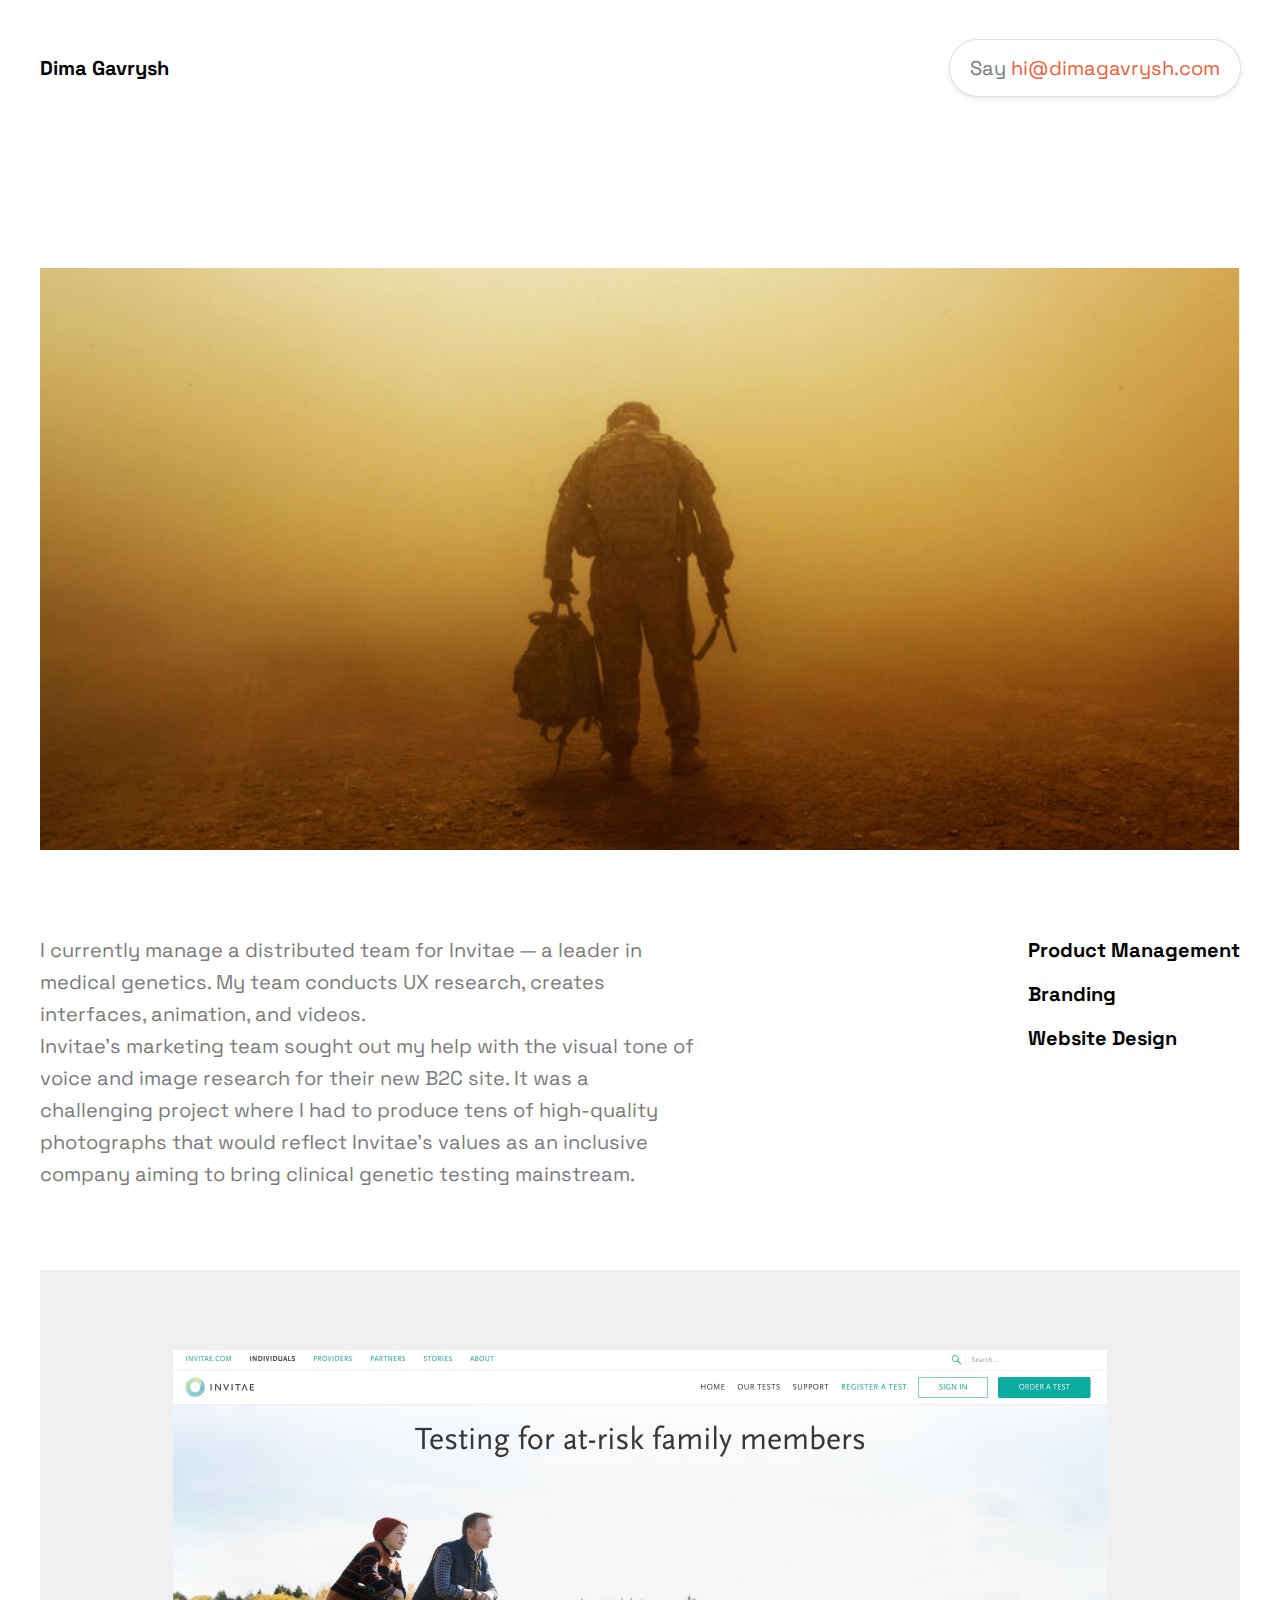
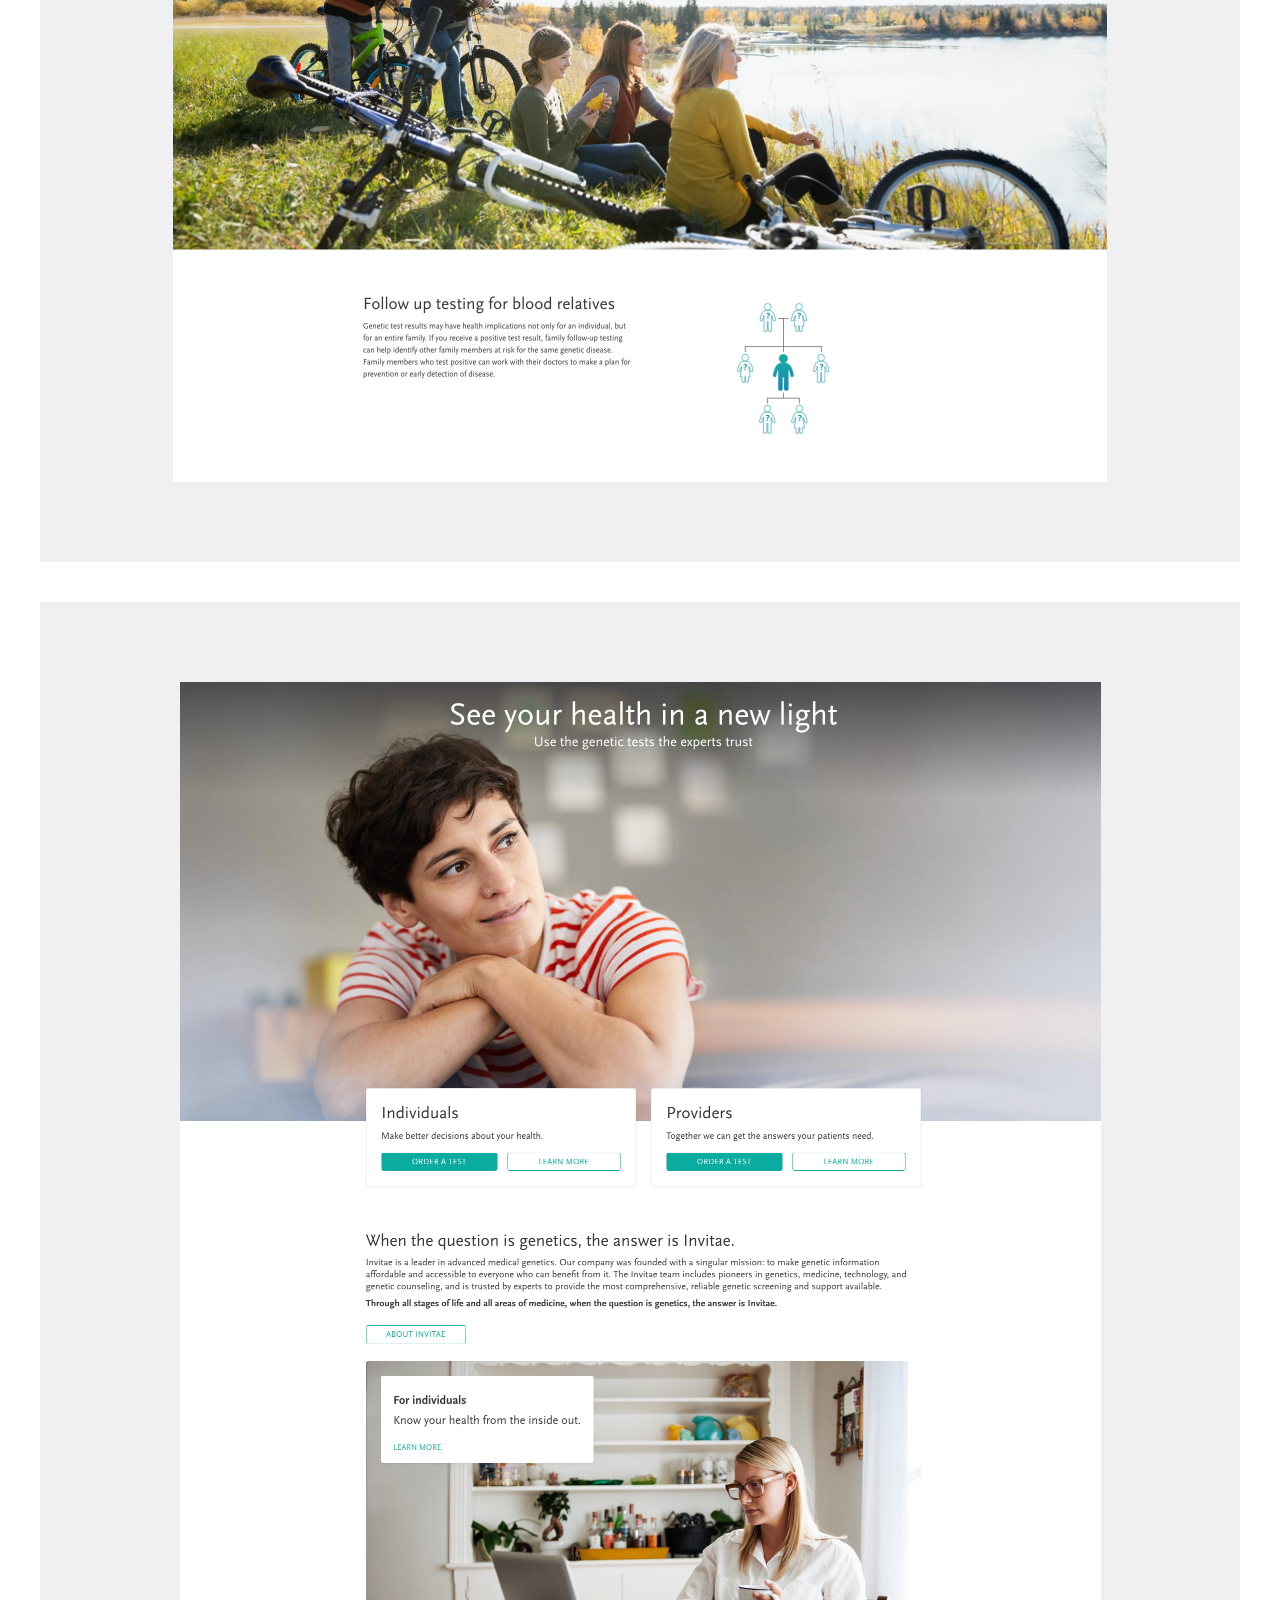
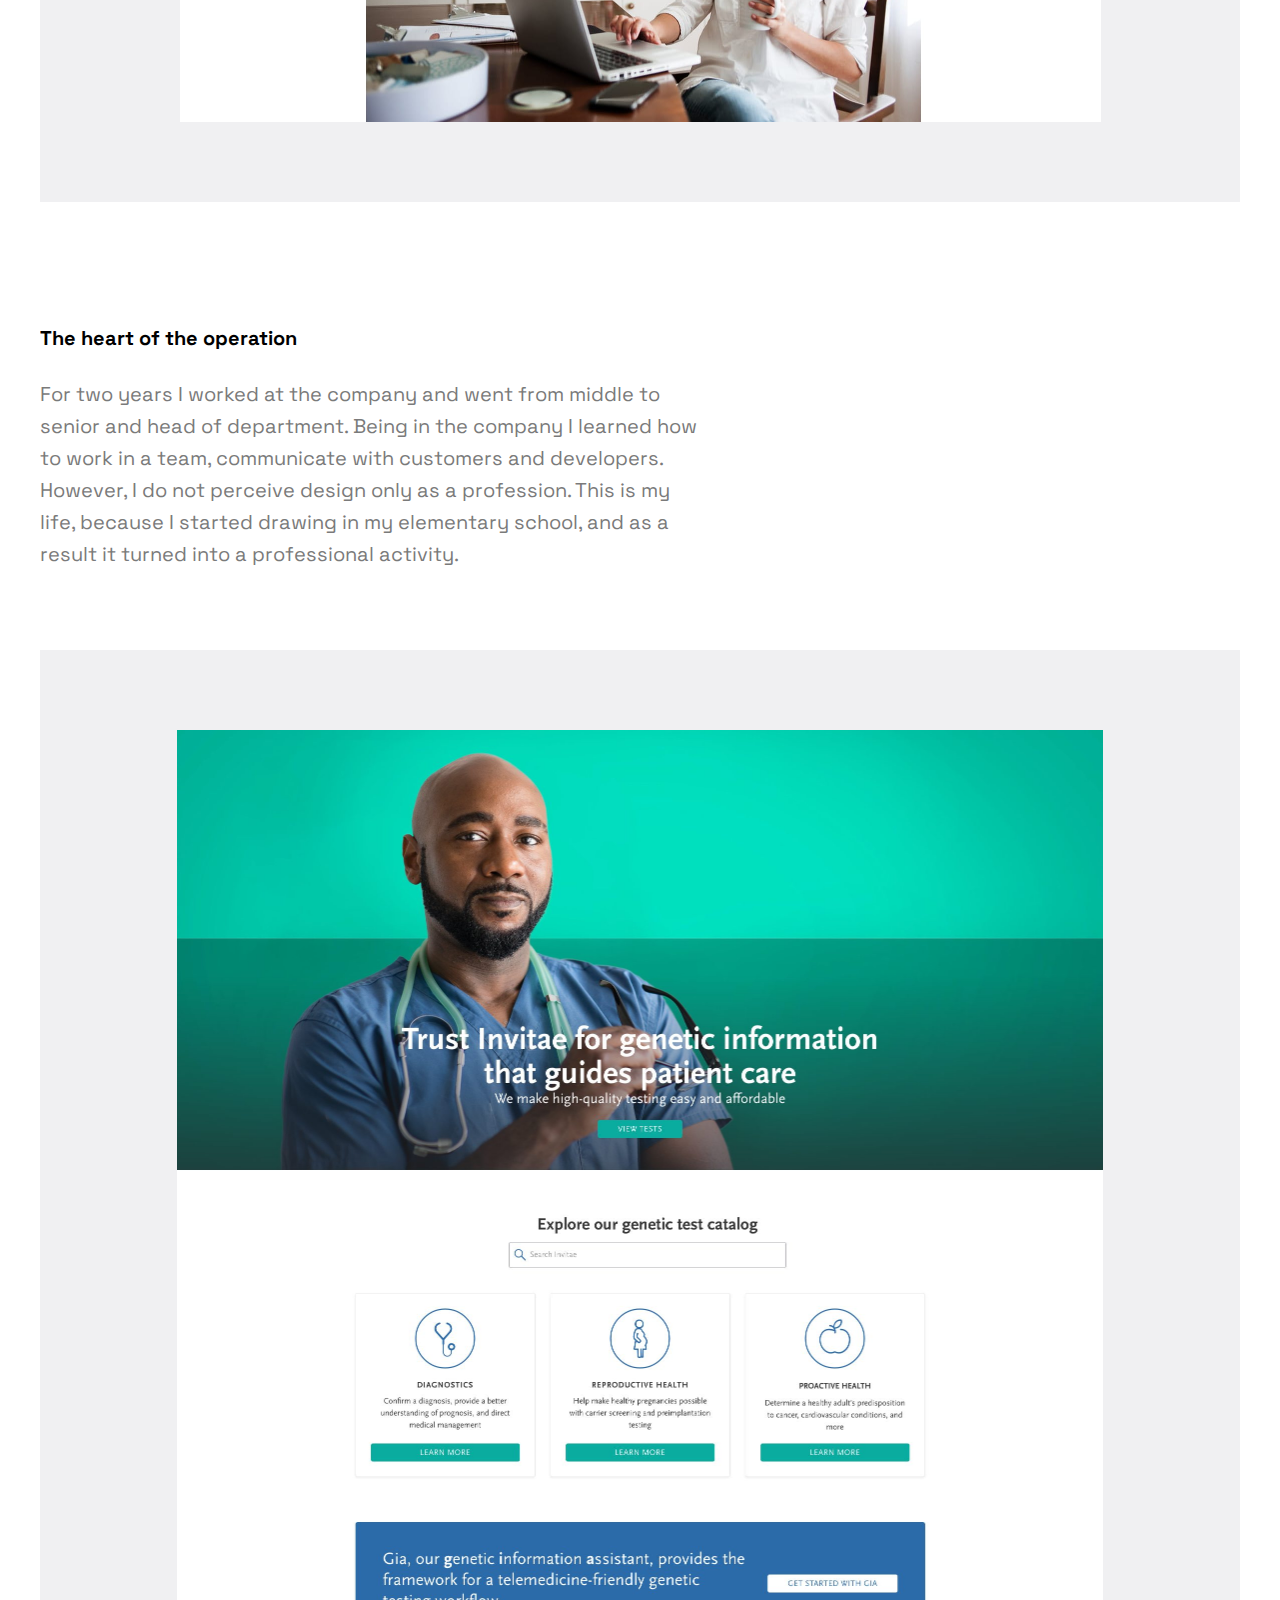
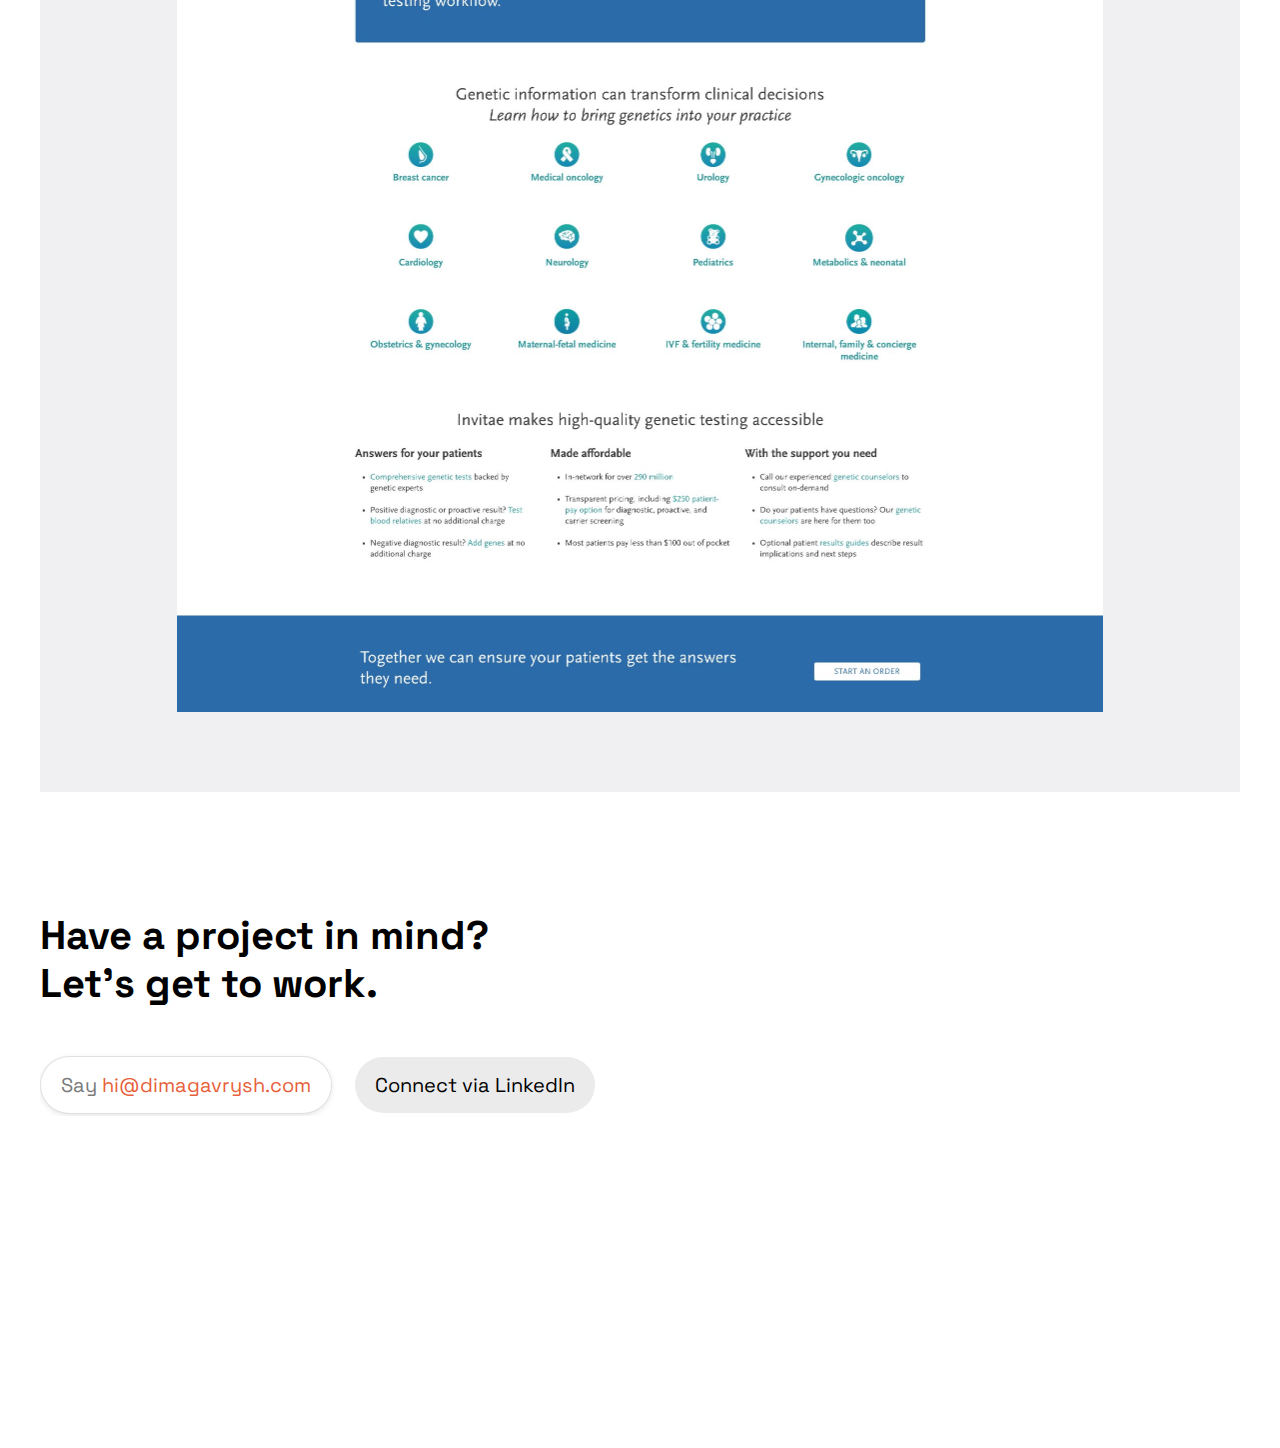
<file: photo.html>
<!DOCTYPE html>
<html lang="en">
  <head>
    <meta charset="UTF-8" />
    <meta name="viewport" content="width=device-width, initial-scale=1.0" />
    <title>Photo</title>
    <link rel="shortcut icon" href="../images/32х32.png" type="image/png" />
    <link
      rel="stylesheet"
      href="https://cdnjs.cloudflare.com/ajax/libs/modern-normalize/1.0.0/modern-normalize.min.css"
      integrity="sha512-ISS7cAi1PEhQ8jnbJpJZMd29NlhNj4AWYyLOSp2CE/CsHxTCu+r+t0D2yoJudVrd0/8fTVPUVDzY5Tvli75u/g=="
      crossorigin="anonymous"
    />
    <link rel="preconnect" href="https://fonts.gstatic.com" crossorigin />
    <link
      href="https://fonts.googleapis.com/css2?family=Space+Grotesk&display=swap"
      rel="stylesheet"
    />
    <link rel="stylesheet" href="./sass/main.css" />
  </head>

  <body class="page">
    <header class="header">
      <a href="./gavrysh.html" class="header-name hidden-mobile"
        >Dima Gavrysh</a
      >
      <button class="button-sayhi header-button hidden-mobile">
        <a href="mailto:dima@dimagavrysh.com"
          >Say
          <span class="orange">hi@dimagavrysh.com</span>
        </a>
      </button>

      <a href="mailto:dima@dimagavrysh.com" class="contact-me show-mobile"
        >Contact me</a
      >
      <a href="./gavrysh.html" class="show-mobile">
        <img
          src="../images/btn-close.svg"
          alt="return to main"
          class="show-mobile btn-cross"
          width="32"
          height="32"
        />
      </a>
    </header>

    <section class="photo-section">
      <div class="container">
            <picture>
              <source
                media="(max-width:320px)"
                srcset="
                  ./images/home/photo-mobile-1x.jpg 1x,
                  ./images/home/photo-mobile-2x.jpg 2x
                "
                type="image/jpg"
              />
              <source
                srcset="
                  ./images/home/photo-1x.jpg 1x,
                  ./images/home/photo-2x.jpg 2x
                "
                type="image/jpg"
              />
              <img
                src="./images/home/photo-2x.jpg"
                alt="Soldier"
                width="100%"
              />
            </picture>

    <section class="section-text">
      <div class="container">
        <div class="div-description">
          <div class="text-60">
            <p class="text">
              I currently manage a distributed team for Invitae — a leader in
              medical genetics. My team conducts UX research, creates
              interfaces, animation, and videos.
            </p>
            <p class="text">
              Invitae’s marketing team sought out my help with the visual tone
              of voice and image research for their new B2C site. It was a
              challenging project where I had to produce tens of high-quality
              photographs that would reflect Invitae’s values as an inclusive
              company aiming to bring clinical genetic testing mainstream.
            </p>
          </div>
          <ul class="description-list">
            <li class="description-item">Product Management</li>
            <li class="description-item">Branding</li>
            <li class="description-item">Website Design</li>
          </ul>
        </div>
      </div>
    </section>

    <div class="container">
      <section class="section-grey-picture">
        <picture class="image">
          <source
            media="(max-width:420px)"
            srcset="../images/invitae/invitae-family-mobile.jpg"
            type="image/jpg"
          />
          <source
            srcset="../images/invitae/invitae-family.jpg 2x"
            type="image/jpg"
          />
          <img
            class="image"
            src="../images/invitae/invitae-family.jpg"
            alt="Invitae testing for at-risk family members"
          />
        </picture>
      </section>
    </div>

    <section class="margin"></section>

    <div class="container">
      <section class="section-grey-picture margin">
        <picture class="image">
          <source
            media="(max-width:420px)"
            srcset="../images/invitae/invitae-women-mobile.jpg"
            type="image/jpg"
          />
          <source
            srcset="../images/invitae/invitae-women.jpg 2x"
            type="image/jpg"
          />
          <img
            class="image"
            src="../images/invitae/invitae-women.jpg"
            alt="See you health in a new light"
          />
        </picture>
      </section>
    </div>

    <section class="section-text">
      <div class="container">
        <div class="text-60">
          <h2 class="title margin24">The heart of the operation</h2>
          <p class="text">
            For two years I worked at the company and went from middle to senior
            and head of department. Being in the company I learned how to work
            in a team, communicate with customers and developers. However, I do
            not perceive design only as a profession. This is my life, because I
            started drawing in my elementary school, and as a result it turned
            into a professional activity.
          </p>
        </div>
      </div>
    </section>

    <div class="container">
      <section class="section-grey-picture">
        <picture class="image">
          <source
            media="(max-width:420px)"
            srcset="../images/invitae/trust-invitae-mobile.jpg"
            type="image/jpg"
          />
          <source
            srcset="../images/invitae/trust-invitae.jpg 2x"
            type="image/jpg"
          />
          <img
            class="image"
            src="../images/invitae/trust-invitae.jpg"
            alt="Trust Invitae for genetic information that guides patient care"
          />
        </picture>
      </section>
    </div>

    <footer class="footer">
      <div class="container">
        <h2 class="footer-title">Have a project in mind? Let’s get to work.</h2>

        <ul class="footer-list">
          <li class="footer-item">
            <button class="button-sayhi">
              <a href="mailto:dima@dimagavrysh.com"
                >Say <span class="orange">hi@dimagavrysh.com</span></a
              >
            </button>
          </li>
          <li class="footer-item">
            <button class="button-linkedin">
              <a
                target="_blank"
                rel="noopener noreferrer"
                href="https://www.linkedin.com/in/dima-gavrysh-34449b3/"
                >Connect via LinkedIn</a
              >
            </button>
          </li>
        </ul>
      </div>
    </footer>
    <!-- Скрипт идёт последним в разметке. В нём уже подключен главный SASS-файл. -->
    <script src="../index.js"></script>
  </body>
</html>
</file>
<file: sass/main.css>
*,
*::before,
*::after {
  -webkit-box-sizing: border-box;
          box-sizing: border-box;
}

/**
Use a more readable tab size (opinionated).
*/
:root {
  -moz-tab-size: 4;
  -o-tab-size: 4;
     tab-size: 4;
}

/**
1. Correct the line height in all browsers.
2. Prevent adjustments of font size after orientation changes in iOS.
*/
html {
  line-height: 1.15;
  /* 1 */
  -webkit-text-size-adjust: 100%;
  /* 2 */
}

/*
Sections
========
*/
/**
Remove the margin in all browsers.
*/
body {
  margin: 0;
}

/**
Improve consistency of default fonts in all browsers. (https://github.com/sindresorhus/modern-normalize/issues/3)
*/
body {
  font-family: system-ui, -apple-system, "Segoe UI", Roboto, Helvetica, Arial, sans-serif, "Apple Color Emoji", "Segoe UI Emoji";
}

/*
Grouping content
================
*/
/**
1. Add the correct height in Firefox.
2. Correct the inheritance of border color in Firefox. (https://bugzilla.mozilla.org/show_bug.cgi?id=190655)
*/
hr {
  height: 0;
  /* 1 */
  color: inherit;
  /* 2 */
}

/*
Text-level semantics
====================
*/
/**
Add the correct text decoration in Chrome, Edge, and Safari.
*/
abbr[title] {
  -webkit-text-decoration: underline dotted;
          text-decoration: underline dotted;
}

/**
Add the correct font weight in Edge and Safari.
*/
b,
strong {
  font-weight: bolder;
}

/**
1. Improve consistency of default fonts in all browsers. (https://github.com/sindresorhus/modern-normalize/issues/3)
2. Correct the odd 'em' font sizing in all browsers.
*/
code,
kbd,
samp,
pre {
  font-family: ui-monospace, SFMono-Regular, Consolas, 'Liberation Mono', Menlo, monospace;
  /* 1 */
  font-size: 1em;
  /* 2 */
}

/**
Add the correct font size in all browsers.
*/
small {
  font-size: 80%;
}

/**
Prevent 'sub' and 'sup' elements from affecting the line height in all browsers.
*/
sub,
sup {
  font-size: 75%;
  line-height: 0;
  position: relative;
  vertical-align: baseline;
}

sub {
  bottom: -0.25em;
}

sup {
  top: -0.5em;
}

/*
Tabular data
============
*/
/**
1. Remove text indentation from table contents in Chrome and Safari. (https://bugs.chromium.org/p/chromium/issues/detail?id=999088, https://bugs.webkit.org/show_bug.cgi?id=201297)
2. Correct table border color inheritance in all Chrome and Safari. (https://bugs.chromium.org/p/chromium/issues/detail?id=935729, https://bugs.webkit.org/show_bug.cgi?id=195016)
*/
table {
  text-indent: 0;
  /* 1 */
  border-color: inherit;
  /* 2 */
}

/*
Forms
=====
*/
/**
1. Change the font styles in all browsers.
2. Remove the margin in Firefox and Safari.
*/
button,
input,
optgroup,
select,
textarea {
  font-family: inherit;
  /* 1 */
  font-size: 100%;
  /* 1 */
  line-height: 1.15;
  /* 1 */
  margin: 0;
  /* 2 */
}

/**
Remove the inheritance of text transform in Edge and Firefox.
1. Remove the inheritance of text transform in Firefox.
*/
button,
select {
  /* 1 */
  text-transform: none;
}

/**
Correct the inability to style clickable types in iOS and Safari.
*/
button,
[type='button'],
[type='reset'],
[type='submit'] {
  -webkit-appearance: button;
}

/**
Remove the inner border and padding in Firefox.
*/
::-moz-focus-inner {
  border-style: none;
  padding: 0;
}

/**
Restore the focus styles unset by the previous rule.
*/
:-moz-focusring {
  outline: 1px dotted ButtonText;
}

/**
Remove the additional ':invalid' styles in Firefox.
See: https://github.com/mozilla/gecko-dev/blob/2f9eacd9d3d995c937b4251a5557d95d494c9be1/layout/style/res/forms.css#L728-L737
*/
:-moz-ui-invalid {
  box-shadow: none;
}

/**
Remove the padding so developers are not caught out when they zero out 'fieldset' elements in all browsers.
*/
legend {
  padding: 0;
}

/**
Add the correct vertical alignment in Chrome and Firefox.
*/
progress {
  vertical-align: baseline;
}

/**
Correct the cursor style of increment and decrement buttons in Safari.
*/
::-webkit-inner-spin-button,
::-webkit-outer-spin-button {
  height: auto;
}

/**
1. Correct the odd appearance in Chrome and Safari.
2. Correct the outline style in Safari.
*/
[type='search'] {
  -webkit-appearance: textfield;
  /* 1 */
  outline-offset: -2px;
  /* 2 */
}

/**
Remove the inner padding in Chrome and Safari on macOS.
*/
::-webkit-search-decoration {
  -webkit-appearance: none;
}

/**
1. Correct the inability to style clickable types in iOS and Safari.
2. Change font properties to 'inherit' in Safari.
*/
::-webkit-file-upload-button {
  -webkit-appearance: button;
  /* 1 */
  font: inherit;
  /* 2 */
}

/*
Interactive
===========
*/
/*
Add the correct display in Chrome and Safari.
*/
summary {
  display: list-item;
}

html {
  -webkit-box-sizing: border-box;
          box-sizing: border-box;
}

*,
::before,
::after {
  -webkit-box-sizing: inherit;
          box-sizing: inherit;
}

body {
  margin: 0;
  background-color: #ffffff;
  color: #7a7a7a;
  font-family: Space Grotesk;
  position: relative;
}

a {
  text-decoration: none;
  color: #000000;
  display: inline-block;
}

a:visited {
  text-decoration: none;
  color: #000000;
}

ul,
li,
a {
  margin-top: 0;
  margin-left: 0;
  margin-bottom: 0;
  padding: 0 0;
}

h1,
h2,
h3,
p {
  margin-top: 0;
  margin-left: 0;
  margin-bottom: 0;
}

li {
  list-style-type: none;
  color: #7a7a7a;
}

.title {
  color: #000000;
}

.orange {
  color: #e75f3b;
}

h1 {
  font-size: 40px;
  line-height: 48px;
}

@media screen and (max-width: 428px) {
  h1 {
    font-size: 27px;
    line-height: 36px;
  }
}

h2 {
  font-size: 20px;
  line-height: 32px;
}

@media screen and (max-width: 428px) {
  h2 {
    font-size: 14px;
    line-height: 20px;
  }
}

h3 {
  font-size: 24px;
  line-height: 36px;
}

@media screen and (max-width: 428px) {
  h3 {
    font-size: 24px;
    line-height: 28px;
  }
}

img {
  height: auto;
}

.button-sayhi {
  padding: 12px 20px;
  background-color: #ffffff;
  -webkit-box-shadow: 0px 0px 0px 1px #e0e0e0, 0px 2px 6px rgba(0, 0, 0, 0.12);
          box-shadow: 0px 0px 0px 1px #e0e0e0, 0px 2px 6px rgba(0, 0, 0, 0.12);
  border-radius: 100px;
  border: 1px;
  font-size: 20px;
  line-height: 32px;
  max-width: 279;
}

@media screen and (max-width: 428px) {
  .button-sayhi {
    max-width: 215px;
    font-size: 14px;
    line-height: 20px;
  }
}

.button-sayhi a {
  color: #7a7a7a;
}

.button-linkedin {
  padding: 12px 20px;
  background-color: #ebebeb;
  border-radius: 100px;
  -webkit-box-shadow: none;
          box-shadow: none;
  border: 1px;
  font-size: 20px;
  line-height: 32px;
  max-width: 279;
}

@media screen and (max-width: 428px) {
  .button-linkedin {
    max-width: 215px;
    font-size: 14px;
    line-height: 20px;
  }
}

.container {
  max-width: 1200px;
  width: 100%;
  padding: 0 0;
  margin: 0 auto;
}

@media screen and (max-width: 768px) {
  .container {
    max-width: 708px;
    padding: 0 0;
    margin: auto;
  }
}

@media screen and (max-width: 428px) {
  .container {
    max-width: 100%;
    padding: 0 20px;
    margin: auto;
  }
}

.header {
  position: relative;
  padding: 40px;
  text-align: center;
  display: -webkit-box;
  display: -ms-flexbox;
  display: flex;
  -webkit-box-pack: justify;
      -ms-flex-pack: justify;
          justify-content: space-between;
  -webkit-box-align: center;
      -ms-flex-align: center;
          align-items: center;
  font-family: Space Grotesk;
  -webkit-font-feature-settings: 'ss04' on, 'liga' off;
          font-feature-settings: 'ss04' on, 'liga' off;
}

@media screen and (max-width: 428px) {
  .header {
    padding: 20px;
  }
}

.header-name {
  font-weight: bold;
  font-size: 20px;
  -ms-flex-item-align: center;
      -ms-grid-row-align: center;
      align-self: center;
}

@media screen and (max-width: 428px) {
  .header-name {
    font-size: 14px;
  }
}

@media screen and (max-width: 428px) {
  .hidden-mobile {
    display: none;
  }
}

.show-mobile {
  display: none;
}

@media screen and (max-width: 428px) {
  .show-mobile {
    display: inline-block;
    position: absolute;
    top: 41px;
    right: 70px;
  }
}

.contact-me {
  font-size: 14px;
  line-height: 20px;
  color: #e75f3b;
  text-decoration: underline;
  font-weight: 700;
}

.btn-cross {
  position: absolute;
  top: -5px;
  right: -40px;
}

.footer {
  margin-top: 120px;
  margin-bottom: 200px;
}

@media screen and (max-width: 428px) {
  .footer {
    margin-top: 80px;
    margin-bottom: 40px;
  }
}

.footer-title {
  color: #000000;
  font-size: 40px;
  line-height: 48px;
  max-width: 496px;
  margin-bottom: 48px;
}

@media screen and (max-width: 428px) {
  .footer-title {
    font-size: 27px;
    line-height: 36px;
    max-width: 280px;
    margin-bottom: 18px;
  }
}

.footer-list {
  display: -webkit-box;
  display: -ms-flexbox;
  display: flex;
  -webkit-box-orient: horizontal;
  -webkit-box-direction: normal;
      -ms-flex-direction: row;
          flex-direction: row;
  padding: 1px 1px 3px 1px;
}

@media screen and (max-width: 428px) {
  .footer-list {
    display: block;
  }
}

.footer-item {
  margin-right: 24px;
}

@media screen and (max-width: 428px) {
  .footer-item {
    margin-bottom: 24px;
  }
}

/* ABOUT */
.about {
  margin-top: 50px;
  margin-bottom: 80px;
}

@media screen and (max-width: 428px) {
  .about {
    margin-top: 0px;
    margin-bottom: 32px;
  }
}

.introduction {
  margin-bottom: 80px;
  max-width: 100%;
  text-align: left;
  font-size: 40px;
  line-height: 48px;
}

@media screen and (max-width: 428px) {
  .introduction {
    font-size: 27px;
    line-height: 36px;
  }
}

/* COMPANIES */
.company-list {
  display: -webkit-box;
  display: -ms-flexbox;
  display: flex;
  -ms-flex-wrap: wrap;
      flex-wrap: wrap;
  -webkit-box-pack: justify;
      -ms-flex-pack: justify;
          justify-content: space-between;
  -webkit-box-align: center;
      -ms-flex-align: center;
          align-items: center;
}

.experience {
  margin-top: 80px;
  margin-bottom: 80px;
}

@media screen and (max-width: 428px) {
  .experience {
    margin-top: 28px;
    margin-bottom: 28px;
  }
}

.experience p {
  font-size: 20px;
  line-height: 32px;
  max-width: 60%;
  text-align: justify;
}

@media screen and (max-width: 428px) {
  .experience p {
    max-width: 100%;
    font-size: 17px;
    line-height: 24px;
  }
}

.invitae-section {
  margin-bottom: 132px;
}

@media screen and (max-width: 428px) {
  .invitae-section {
    margin-bottom: 40px;
  }
}

/* Added some animation to container*/
.container {
  overflow: hidden;
}

.tags {
  display: -webkit-box;
  display: -ms-flexbox;
  display: flex;
  -webkit-box-orient: horizontal;
  -webkit-box-direction: normal;
      -ms-flex-direction: row;
          flex-direction: row;
  -ms-flex-wrap: wrap;
      flex-wrap: wrap;
  margin-top: 28px;
  margin-bottom: 10px;
}

@media screen and (max-width: 428px) {
  .tags {
    margin-top: 28;
  }
}

.tag {
  padding: 4px 8px;
  margin-right: 8px;
  font-size: 13px;
  line-height: 16px;
  color: #e75f3b;
  border: 1px solid #e75f3b;
  border-radius: 100px;
}

@media screen and (max-width: 428px) {
  .tag {
    margin-bottom: 40px;
    font-size: 12px;
  }
}

.company-list {
  display: -webkit-box;
  display: -ms-flexbox;
  display: flex;
  -ms-flex-wrap: wrap;
      flex-wrap: wrap;
  -webkit-box-orient: horizontal;
  -webkit-box-direction: normal;
      -ms-flex-direction: row;
          flex-direction: row;
  -webkit-box-pack: justify;
      -ms-flex-pack: justify;
          justify-content: space-between;
  -webkit-box-align: start;
      -ms-flex-align: start;
          align-items: flex-start;
}

.company-item {
  display: -webkit-box;
  display: -ms-flexbox;
  display: flex;
  width: 46%;
  -ms-flex-preferred-size: 46%;
      flex-basis: 46%;
  -webkit-box-align: center;
      -ms-flex-align: center;
          align-items: center;
}

@media screen and (max-width: 428px) {
  .company-item {
    width: 40%;
    -ms-flex-preferred-size: 100%;
        flex-basis: 100%;
    margin-bottom: 40px;
    -ms-flex-pack: distribute;
        justify-content: space-around;
  }
}

.master-section {
  margin: 132px auto;
}

@media screen and (max-width: 428px) {
  .master-section {
    margin-top: 0;
    margin-bottom: 40px;
  }
}

.photo-section {
  margin: 132px auto;
}

@media screen and (max-width: 428px) {
  .photo-section {
    margin-top: 0;
    margin-bottom: 40px;
  }
}

.zoom {
  overflow: hidden;
}

.responsive {
  max-width: 100%;
  height: auto;
  display: block;
  -webkit-transform: scale(1);
          transform: scale(1);
  -webkit-transition: all 0.3s;
  transition: all 0.3s;
}

.responsive:hover, .responsive:focus {
  -webkit-transform: scale(1.1);
          transform: scale(1.1);
}

.invitae-video-first-section {
  margin-bottom: 80px;
  margin-top: 40px;
}

@media screen and (max-width: 428px) {
  .invitae-video-first-section {
    margin-top: 0px;
    margin-bottom: 40px;
  }
}

.invitae-video-second-section {
  margin-bottom: 80px;
  margin-top: 40px;
}

@media screen and (max-width: 428px) {
  .invitae-video-second-section {
    margin-top: 40px;
  }
}

.invitae-logo {
  max-width: 1200px;
  width: 100%;
  padding: 0 0;
  margin: 0 auto;
}

@media screen and (max-width: 428px) {
  .invitae-logo {
    max-width: 100%;
    margin: auto;
  }
}

.margin {
  margin-bottom: 40px;
}

.heading {
  margin-top: 40px;
}

@media screen and (max-width: 428px) {
  .heading {
    margin-top: 0px;
  }
}

.text-60 {
  max-width: 55%;
}

@media screen and (max-width: 428px) {
  .text-60 {
    max-width: 100%;
  }
}

.text {
  font-size: 20px;
  line-height: 32px;
}

@media screen and (max-width: 428px) {
  .text {
    font-size: 17px;
    line-height: 24px;
  }
}

.margin24 {
  margin-bottom: 24px;
}

@media screen and (max-width: 428px) {
  .margin24 {
    margin-bottom: 16px;
  }
}

.margin40 {
  margin-bottom: 40px;
}

.max-width {
  width: 100%;
}

.section-picture {
  padding: 80px;
  -webkit-box-shadow: 0px 4px 40px rgba(0, 0, 0, 0.16);
          box-shadow: 0px 4px 40px rgba(0, 0, 0, 0.16);
  border-radius: 4px;
}

@media screen and (max-width: 428px) {
  .section-picture {
    padding: 0;
  }
}

.section-grey-picture {
  padding: 80px;
  background-color: #f0f0f2;
}

@media screen and (max-width: 428px) {
  .section-grey-picture {
    padding: 25px;
  }
}

.section-text {
  margin-top: 80px;
  margin-bottom: 80px;
}

@media screen and (max-width: 428px) {
  .section-text {
    margin-top: 40px;
    margin-bottom: 40px;
  }
}

.div-description {
  display: -webkit-box;
  display: -ms-flexbox;
  display: flex;
  -ms-flex-wrap: wrap;
      flex-wrap: wrap;
  -webkit-box-pack: justify;
      -ms-flex-pack: justify;
          justify-content: space-between;
}

.description-list {
  font-size: 20px;
  line-height: 32px;
  font-weight: 700;
}

@media screen and (max-width: 428px) {
  .description-list {
    margin-top: 32px;
    font-size: 15px;
    line-height: 20px;
  }
}

.description-item {
  margin-bottom: 12px;
  color: #000000;
}

.image {
  display: block;
  margin: 0 auto;
  text-align: center;
}

@media screen and (max-width: 428px) {
  .image {
    height: auto;
    max-width: 100%;
    margin: auto;
  }
}

.picture-list {
  display: -webkit-box;
  display: -ms-flexbox;
  display: flex;
  -ms-flex-wrap: wrap;
      flex-wrap: wrap;
  -webkit-box-pack: justify;
      -ms-flex-pack: justify;
          justify-content: space-between;
  -webkit-box-orient: horizontal;
  -webkit-box-direction: normal;
      -ms-flex-direction: row;
          flex-direction: row;
  margin-bottom: -60px;
}

@media screen and (max-width: 428px) {
  .picture-list {
    -webkit-box-orient: vertical;
    -webkit-box-direction: normal;
        -ms-flex-direction: column;
            flex-direction: column;
  }
}

.picture-item {
  margin-bottom: 60px;
  width: calc((100% - 6 * 15px) / 3);
}

@media screen and (max-width: 428px) {
  .picture-item {
    width: 100%;
  }
}

.picture-list-two-items {
  display: -webkit-box;
  display: -ms-flexbox;
  display: flex;
  -ms-flex-wrap: wrap;
      flex-wrap: wrap;
  -webkit-box-pack: justify;
      -ms-flex-pack: justify;
          justify-content: space-between;
  -webkit-box-orient: horizontal;
  -webkit-box-direction: normal;
      -ms-flex-direction: row;
          flex-direction: row;
}

@media screen and (max-width: 428px) {
  .picture-list-two-items {
    -webkit-box-orient: vertical;
    -webkit-box-direction: normal;
        -ms-flex-direction: column;
            flex-direction: column;
  }
}

.picture-item-two-items {
  width: 40%;
}

@media screen and (max-width: 428px) {
  .picture-item-two-items {
    width: 100%;
  }
}

.text-list-item {
  list-style: inside;
}

.list-in-list {
  padding-left: 25px;
}

@media screen and (max-width: 428px) {
  .list-in-list {
    padding-left: 0;
  }
}

.photo-description {
  text-align: end;
  -ms-flex-item-align: end;
      align-self: flex-end;
  font-size: 20px;
  line-height: 32px;
  color: #7a7a7a;
  margin-top: 20px;
}

@media screen and (max-width: 428px) {
  .photo-description {
    margin-top: 12px;
    font-size: 14px;
    line-height: 20px;
  }
}

.left-side {
  display: -webkit-box;
  display: -ms-flexbox;
  display: flex;
  -webkit-box-orient: vertical;
  -webkit-box-direction: normal;
      -ms-flex-direction: column;
          flex-direction: column;
  -webkit-box-align: start;
      -ms-flex-align: start;
          align-items: flex-start;
  max-width: 56%;
}

@media screen and (max-width: 428px) {
  .left-side {
    max-width: 100%;
  }
}
/*# sourceMappingURL=main.css.map */
</file>
